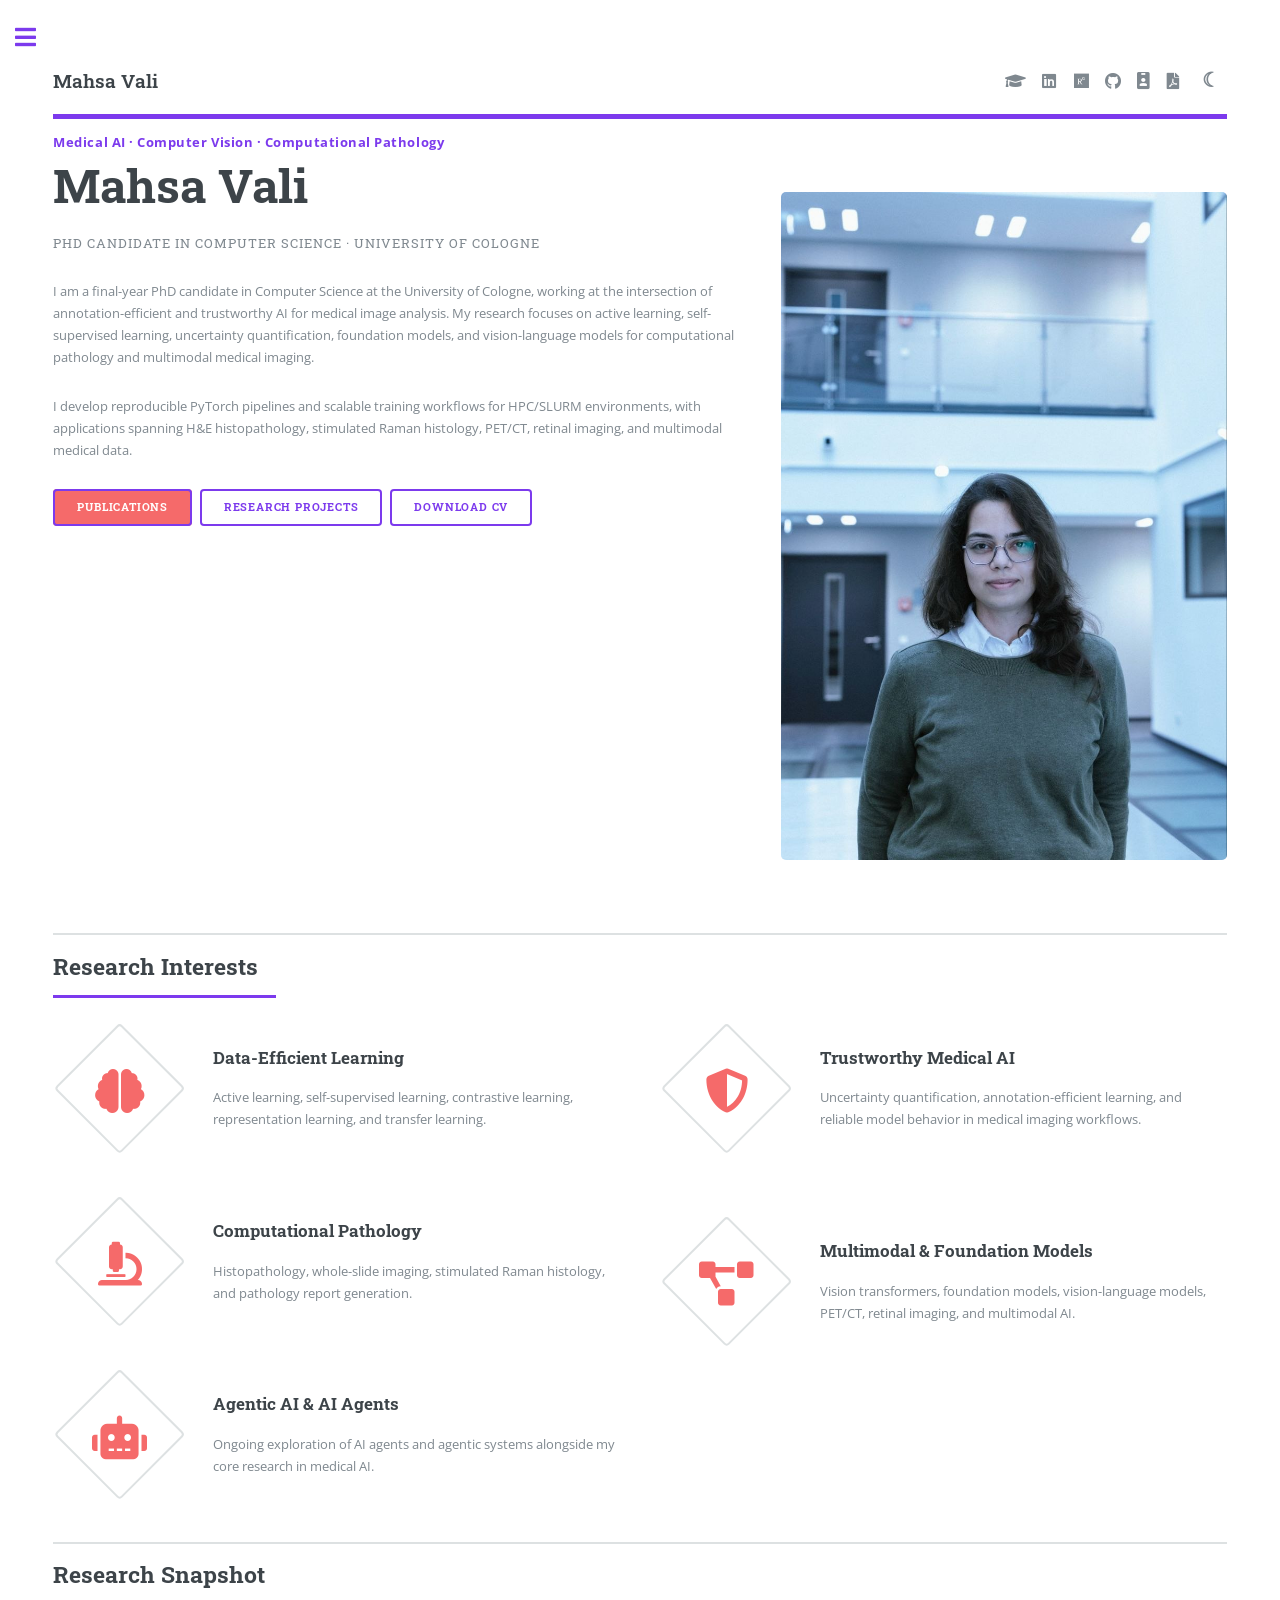
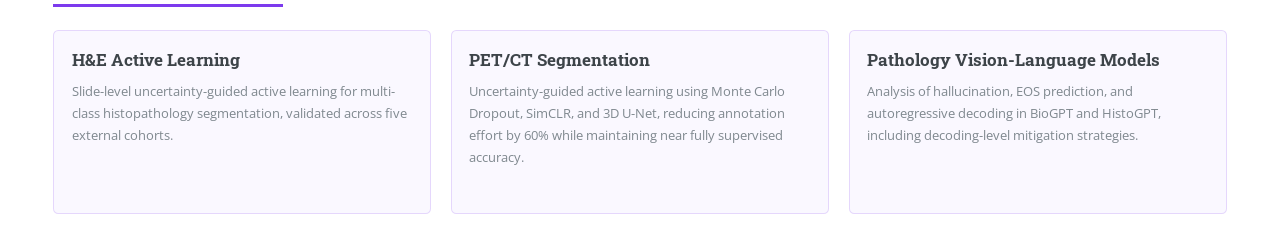
<file: index.html>
<!DOCTYPE HTML>
<!-- Editorial by HTML5 UP | html5up.net | CCA 3.0 license -->
<html><head>
<title>Mahsa Vali - Home</title>
<meta charset="utf-8" />
<meta name="viewport" content="width=device-width, initial-scale=1, user-scalable=no" />
<meta name="description" content="Mahsa Vali is a PhD candidate in Computer Science working on trustworthy and annotation-efficient AI for medical image analysis." />
<meta name="keywords" content="Mahsa Vali, medical AI, medical image analysis, computational pathology, active learning, self-supervised learning, uncertainty quantification" />
<meta name="author" content="Mahsa Vali" />
<meta property="og:title" content="Mahsa Vali - Home" />
<meta property="og:type" content="website" />
<meta property="og:url" content="https://mahsavali.github.io/" />
<meta property="og:description" content="Mahsa Vali is a PhD candidate in Computer Science working on trustworthy and annotation-efficient AI for medical image analysis." />
<meta property="og:image" content="https://mahsavali.github.io/images/mahsa-vali.jpg" />
<link rel="icon" type="image/png" sizes="32x32" href="images/favicons/Web/home-32.png" />
<link rel="stylesheet" href="assets/css/main.css" />
</head><body class="is-preload"><div id="wrapper"><div id="main"><div class="inner"><header id="header"><a href="index.html" class="logo"><h3><strong>Mahsa Vali</strong></h3></a>
<ul class="icons">
  <li><a href="https://scholar.google.com/citations?user=18wPZBQAAAAJ&amp;hl=en" target="_blank" rel="noopener" class="icon solid fa-graduation-cap" title="Google Scholar"><span class="label">Google Scholar</span></a></li>
  <li><a href="https://www.linkedin.com/in/mahsa-vali-8351ba172/" target="_blank" rel="noopener" class="icon brands fa-linkedin" title="LinkedIn"><span class="label">LinkedIn</span></a></li>
  <li><a href="https://www.researchgate.net/profile/Mahsa-Vali" target="_blank" rel="noopener" class="icon brands fa-researchgate" title="ResearchGate"><span class="label">ResearchGate</span></a></li>
  <li><a href="https://github.com/mahsavali" target="_blank" rel="noopener" class="icon brands fa-github" title="GitHub"><span class="label">GitHub</span></a></li>
  <li><a href="https://orcid.org/0000-0002-8443-7749" target="_blank" rel="noopener" class="icon solid fa-id-badge" title="ORCID"><span class="label">ORCID</span></a></li>
  <li><a href="files/Mahsa_Vali_CV.pdf" target="_blank" class="icon solid fa-file-pdf" title="CV"><span class="label">CV</span></a></li>
  <li><button id="theme-toggle" class="theme-toggle" aria-label="Switch theme" title="Light/Dark mode">☾</button></li>
</ul></header>
<section id="banner">
  <div class="content">
    <div class="profile-kicker">Medical AI · Computer Vision · Computational Pathology</div>
    <header><h1>Mahsa Vali</h1><p>PhD Candidate in Computer Science · University of Cologne</p></header>
    <p>I am a final-year PhD candidate in Computer Science at the University of Cologne, working at the intersection of annotation-efficient and trustworthy AI for medical image analysis. My research focuses on active learning, self-supervised learning, uncertainty quantification, foundation models, and vision-language models for computational pathology and multimodal medical imaging.</p>
    <p>I develop reproducible PyTorch pipelines and scalable training workflows for HPC/SLURM environments, with applications spanning H&amp;E histopathology, stimulated Raman histology, PET/CT, retinal imaging, and multimodal medical data.</p>
    <div class="quick-links"><a href="publications.html" class="button primary">Publications</a><a href="projects.html" class="button">Research Projects</a><a href="files/Mahsa_Vali_CV.pdf" class="button" target="_blank">Download CV</a></div>
  </div>
  <span class="image object"><img src="images/mahsa-vali.jpg" alt="Portrait of Mahsa Vali" /></span>
</section>
<section><header class="major"><h2>Research Interests</h2></header>
<div class="features">
  <article><span class="icon solid fa-brain"></span><div class="content"><h3>Data-Efficient Learning</h3><p>Active learning, self-supervised learning, contrastive learning, representation learning, and transfer learning.</p></div></article>
  <article><span class="icon solid fa-shield-alt"></span><div class="content"><h3>Trustworthy Medical AI</h3><p>Uncertainty quantification, annotation-efficient learning, and reliable model behavior in medical imaging workflows.</p></div></article>
  <article><span class="icon solid fa-microscope"></span><div class="content"><h3>Computational Pathology</h3><p>Histopathology, whole-slide imaging, stimulated Raman histology, and pathology report generation.</p></div></article>
  <article><span class="icon solid fa-project-diagram"></span><div class="content"><h3>Multimodal &amp; Foundation Models</h3><p>Vision transformers, foundation models, vision-language models, PET/CT, retinal imaging, and multimodal AI.</p></div></article>
  <article><span class="icon solid fa-robot"></span><div class="content"><h3>Agentic AI &amp; AI Agents</h3><p>Ongoing exploration of AI agents and agentic systems alongside my core research in medical AI.</p></div></article>
</div></section>
<section><header class="major"><h2>Research Snapshot</h2></header><div class="row">
<div class="col-4 col-12-medium"><div class="project-card"><h3>H&amp;E Active Learning</h3><p>Slide-level uncertainty-guided active learning for multi-class histopathology segmentation, validated across five external cohorts.</p></div></div>
<div class="col-4 col-12-medium"><div class="project-card"><h3>PET/CT Segmentation</h3><p>Uncertainty-guided active learning using Monte Carlo Dropout, SimCLR, and 3D U-Net, reducing annotation effort by 60% while maintaining near fully supervised accuracy.</p></div></div>
<div class="col-4 col-12-medium"><div class="project-card"><h3>Pathology Vision-Language Models</h3><p>Analysis of hallucination, EOS prediction, and autoregressive decoding in BioGPT and HistoGPT, including decoding-level mitigation strategies.</p></div></div>
</div></section></div></div>
<div id="sidebar"><div class="inner">

<nav id="menu">
  <header class="major"><h2>Menu</h2></header>
  <ul>
    <li><a href="index.html">Home</a></li>
    <li><a href="biography.html">Biography &amp; Experience</a></li>
    <li><a href="publications.html">Publications</a></li>
    <li><a href="projects.html">Research Projects</a></li>
    <li><a href="teaching.html">Teaching</a></li>
    <li><a href="presentations.html">Talks &amp; Scientific Activities</a></li>
  </ul>
</nav>
<section>
  <header class="major"><h2>Get in touch</h2></header>
  <ul class="contact">
    <li class="icon solid fa-envelope"><a href="mailto:mahsavali14@gmail.com">mahsavali14@gmail.com</a></li>
    <li class="icon solid fa-map-marker-alt">Cologne, Germany</li>
  </ul>
</section>
<footer id="footer"><p class="copyright">&copy; Mahsa Vali. Design based on <a href="https://html5up.net/editorial" target="_blank" rel="noopener">Editorial by HTML5 UP</a>.</p></footer>
</div></div></div>
<script src="assets/js/jquery.min.js"></script>
<script src="assets/js/browser.min.js"></script>
<script src="assets/js/breakpoints.min.js"></script>
<script src="assets/js/util.js"></script>
<script src="assets/js/main.js"></script></body></html>
</file>
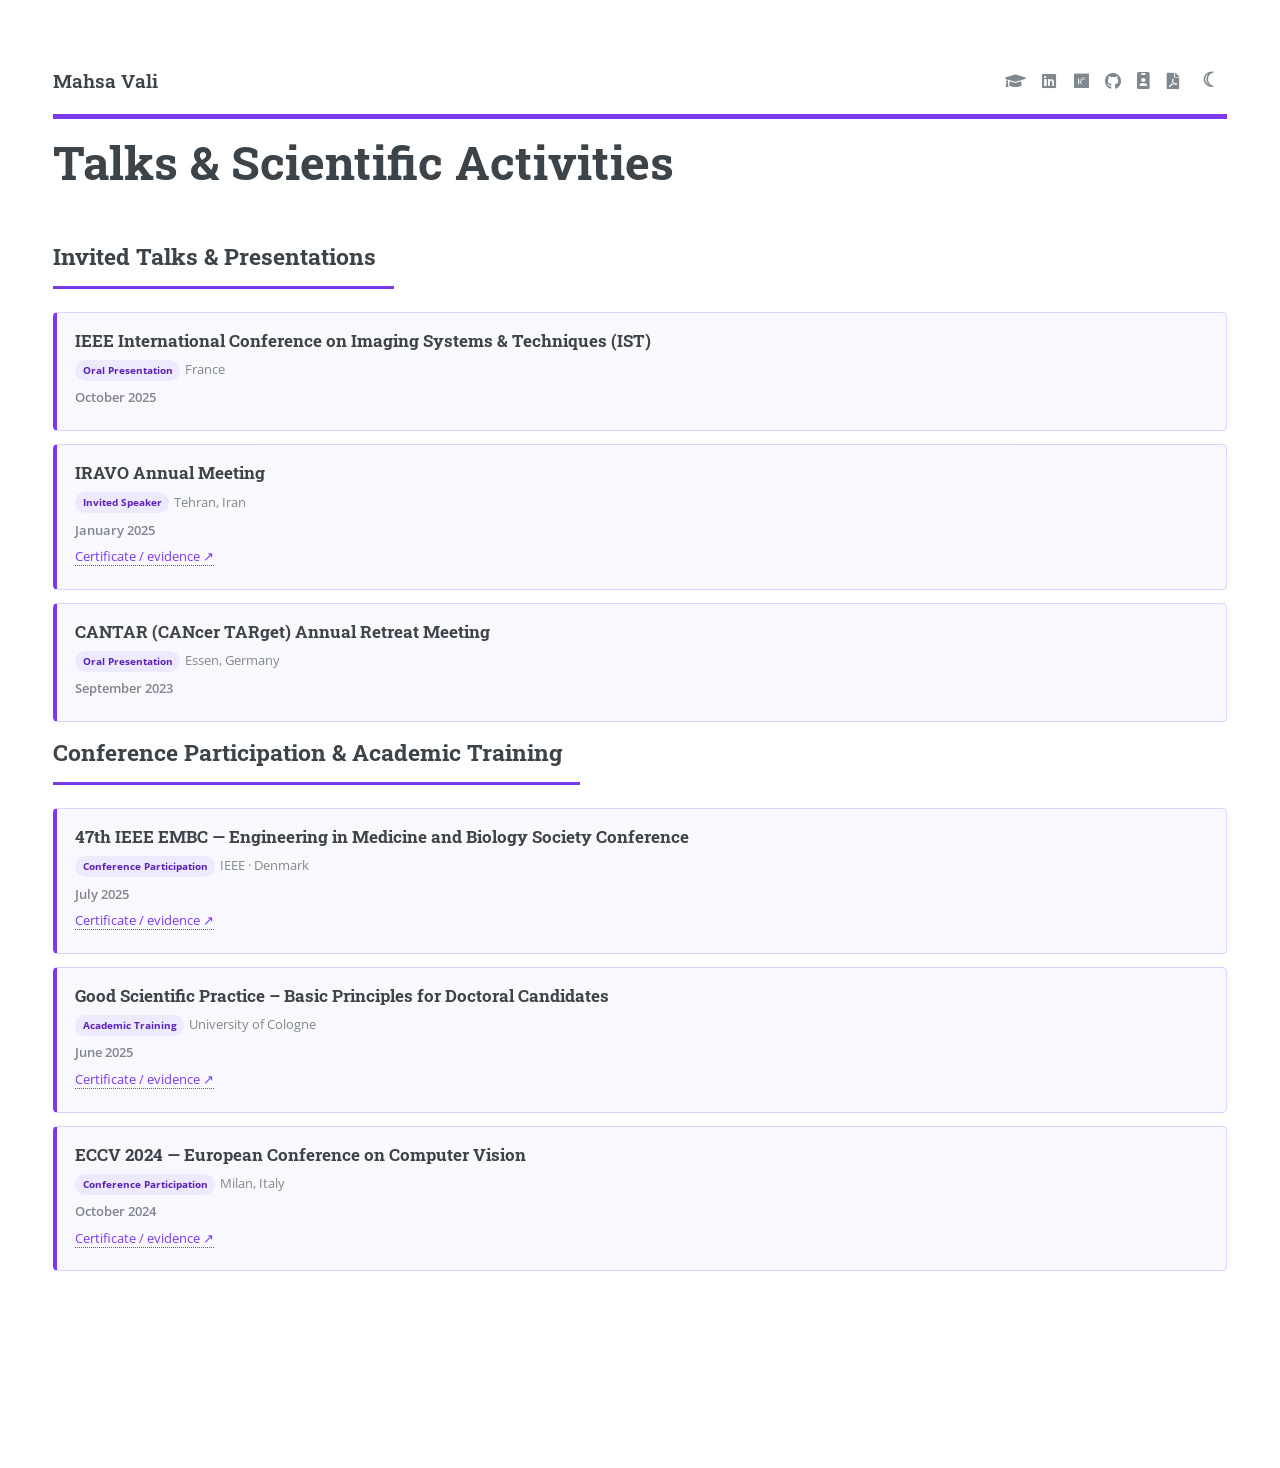
<file: awards.html>
<!doctype html><html><head><meta charset="utf-8"><meta http-equiv="refresh" content="0; url=presentations.html"><link rel="canonical" href="presentations.html"><title>Mahsa Vali</title></head><body><p>Redirecting to <a href="presentations.html">Talks &amp; Scientific Activities</a>…</p></body></html>
</file>
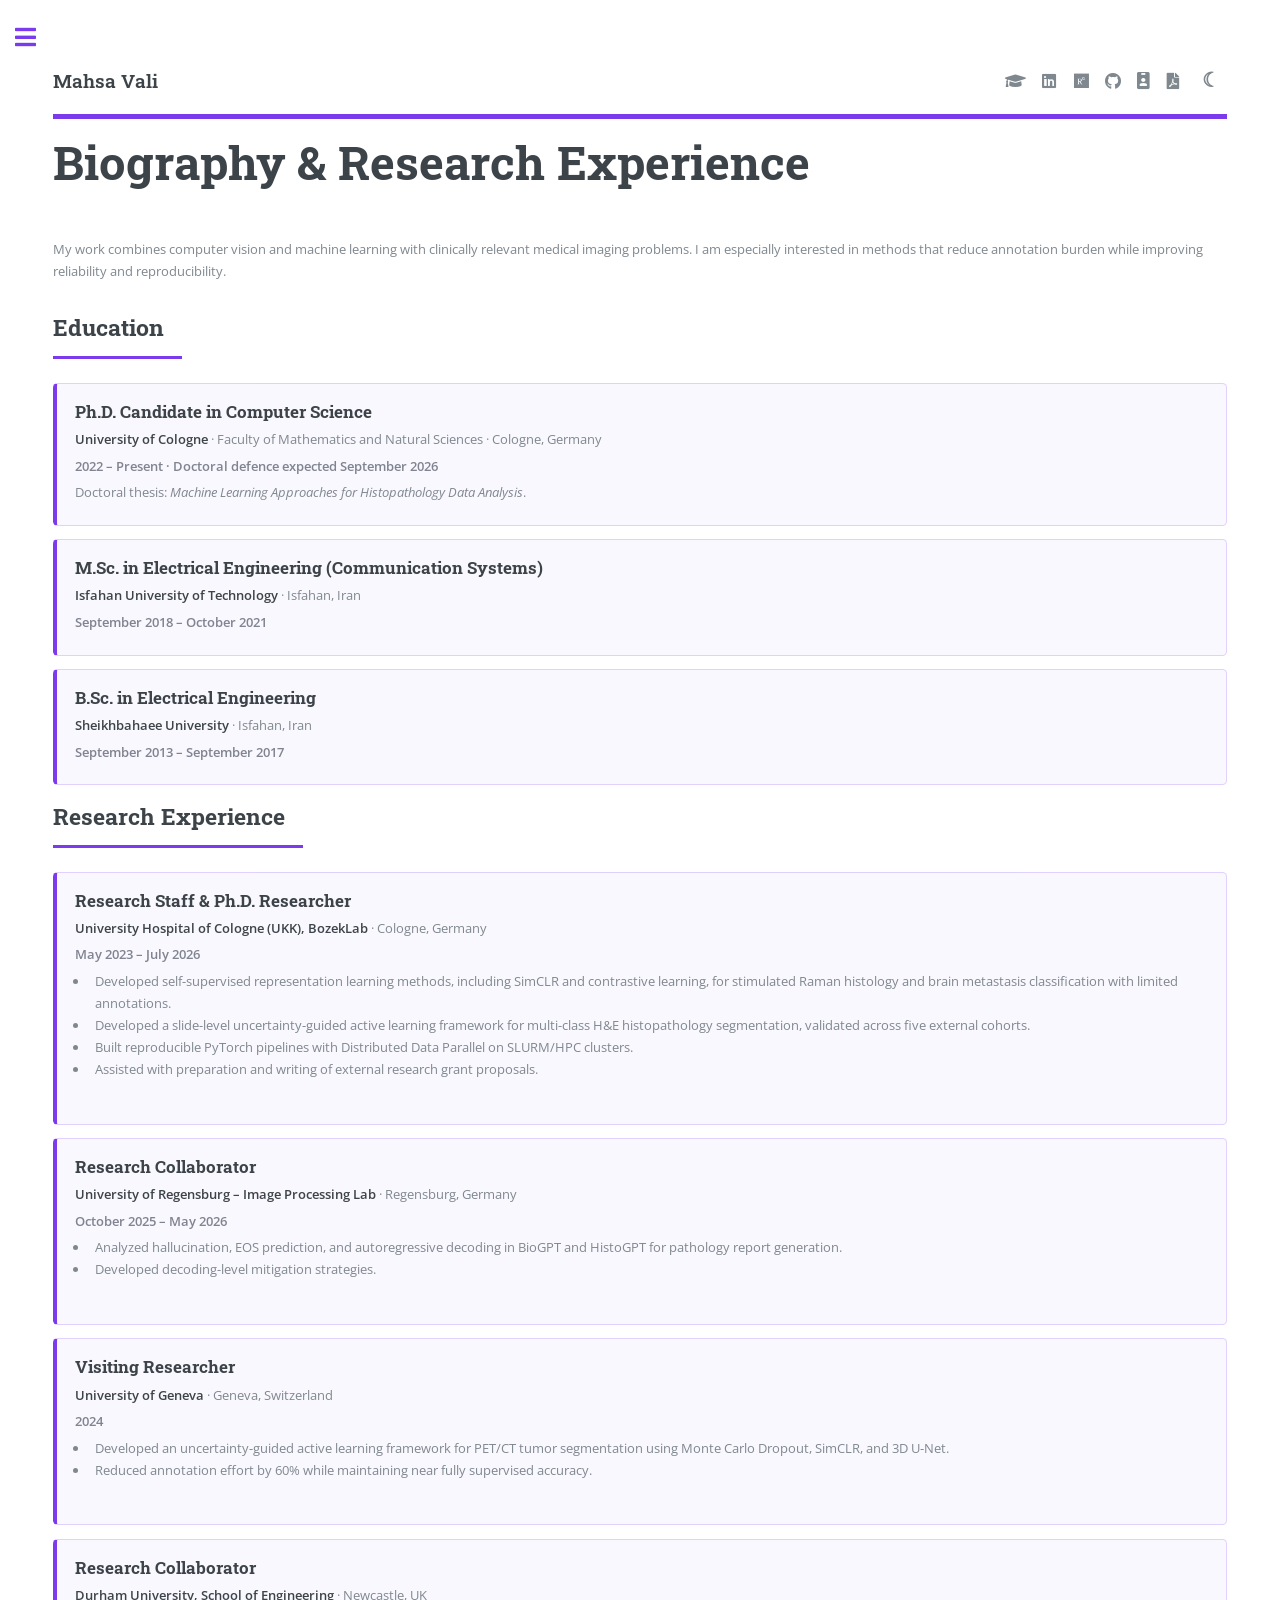
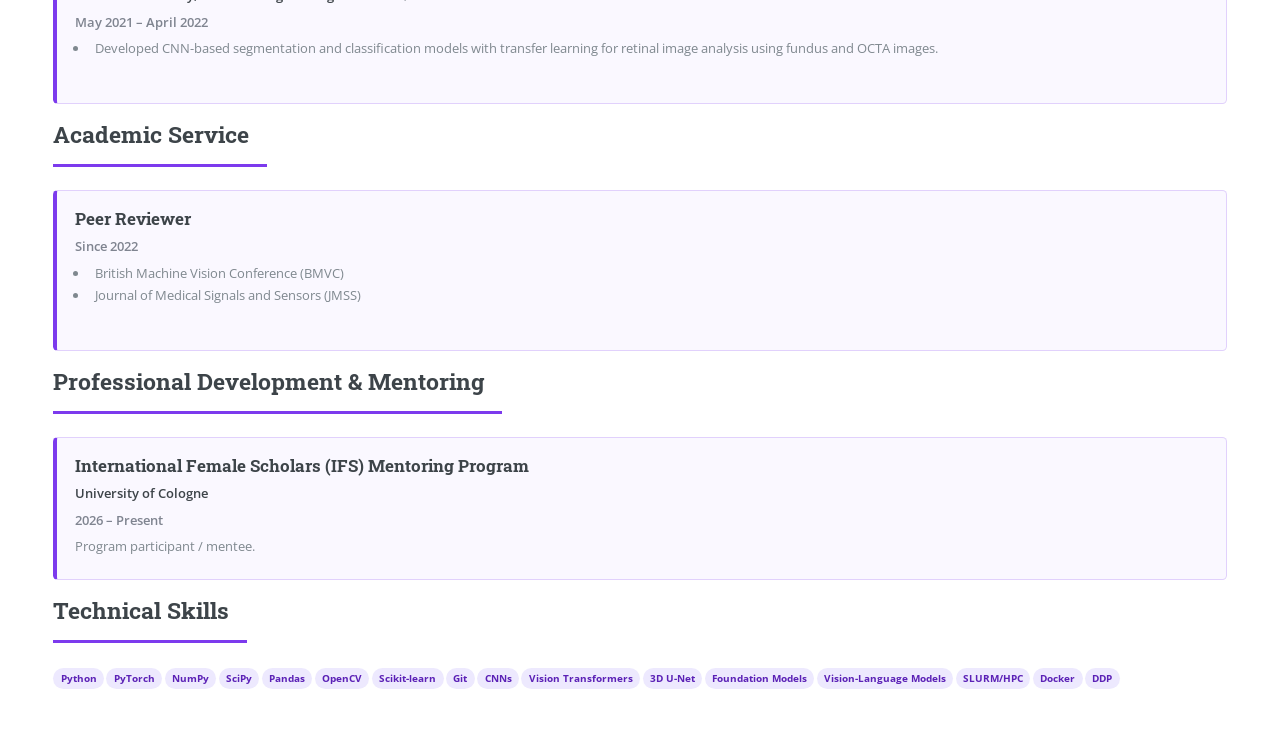
<file: biography.html>
<!DOCTYPE HTML>
<!-- Editorial by HTML5 UP | html5up.net | CCA 3.0 license -->
<html><head>
<title>Mahsa Vali - Biography & Experience</title>
<meta charset="utf-8" />
<meta name="viewport" content="width=device-width, initial-scale=1, user-scalable=no" />
<meta name="description" content="Education, research experience, and technical profile of Mahsa Vali." />
<meta name="keywords" content="Mahsa Vali, medical AI, medical image analysis, computational pathology, active learning, self-supervised learning, uncertainty quantification" />
<meta name="author" content="Mahsa Vali" />
<meta property="og:title" content="Mahsa Vali - Biography & Experience" />
<meta property="og:type" content="website" />
<meta property="og:url" content="https://mahsavali.github.io/" />
<meta property="og:description" content="Education, research experience, and technical profile of Mahsa Vali." />
<meta property="og:image" content="https://mahsavali.github.io/images/mahsa-vali.jpg" />
<link rel="icon" type="image/png" sizes="32x32" href="images/favicons/Web/home-32.png" />
<link rel="stylesheet" href="assets/css/main.css" />
</head><body class="is-preload"><div id="wrapper"><div id="main"><div class="inner"><header id="header"><a href="index.html" class="logo"><h3><strong>Mahsa Vali</strong></h3></a>
<ul class="icons">
  <li><a href="https://scholar.google.com/citations?user=18wPZBQAAAAJ&amp;hl=en" target="_blank" rel="noopener" class="icon solid fa-graduation-cap" title="Google Scholar"><span class="label">Google Scholar</span></a></li>
  <li><a href="https://www.linkedin.com/in/mahsa-vali-8351ba172/" target="_blank" rel="noopener" class="icon brands fa-linkedin" title="LinkedIn"><span class="label">LinkedIn</span></a></li>
  <li><a href="https://www.researchgate.net/profile/Mahsa-Vali" target="_blank" rel="noopener" class="icon brands fa-researchgate" title="ResearchGate"><span class="label">ResearchGate</span></a></li>
  <li><a href="https://github.com/mahsavali" target="_blank" rel="noopener" class="icon brands fa-github" title="GitHub"><span class="label">GitHub</span></a></li>
  <li><a href="https://orcid.org/0000-0002-8443-7749" target="_blank" rel="noopener" class="icon solid fa-id-badge" title="ORCID"><span class="label">ORCID</span></a></li>
  <li><a href="files/Mahsa_Vali_CV.pdf" target="_blank" class="icon solid fa-file-pdf" title="CV"><span class="label">CV</span></a></li>
  <li><button id="theme-toggle" class="theme-toggle" aria-label="Switch theme" title="Light/Dark mode">☾</button></li>
</ul></header>
<section><header class="main"><h1>Biography &amp; Research Experience</h1></header>
<p>My work combines computer vision and machine learning with clinically relevant medical imaging problems. I am especially interested in methods that reduce annotation burden while improving reliability and reproducibility.</p>
<header class="major"><h2>Education</h2></header>
<div class="activity"><h3>Ph.D. Candidate in Computer Science</h3><p><strong>University of Cologne</strong> · Faculty of Mathematics and Natural Sciences · Cologne, Germany</p><p class="timeline-date">2022 – Present · Doctoral defence expected September 2026</p><p>Doctoral thesis: <em>Machine Learning Approaches for Histopathology Data Analysis</em>.</p></div>
<div class="activity"><h3>M.Sc. in Electrical Engineering (Communication Systems)</h3><p><strong>Isfahan University of Technology</strong> · Isfahan, Iran</p><p class="timeline-date">September 2018 – October 2021</p></div>
<div class="activity"><h3>B.Sc. in Electrical Engineering</h3><p><strong>Sheikhbahaee University</strong> · Isfahan, Iran</p><p class="timeline-date">September 2013 – September 2017</p></div>
<header class="major"><h2>Research Experience</h2></header>
<div class="activity"><h3>Research Staff &amp; Ph.D. Researcher</h3><p><strong>University Hospital of Cologne (UKK), BozekLab</strong> · Cologne, Germany</p><p class="timeline-date">May 2023 – July 2026</p><ul><li>Developed self-supervised representation learning methods, including SimCLR and contrastive learning, for stimulated Raman histology and brain metastasis classification with limited annotations.</li><li>Developed a slide-level uncertainty-guided active learning framework for multi-class H&amp;E histopathology segmentation, validated across five external cohorts.</li><li>Built reproducible PyTorch pipelines with Distributed Data Parallel on SLURM/HPC clusters.</li><li>Assisted with preparation and writing of external research grant proposals.</li></ul></div>
<div class="activity"><h3>Research Collaborator</h3><p><strong>University of Regensburg – Image Processing Lab</strong> · Regensburg, Germany</p><p class="timeline-date">October 2025 – May 2026</p><ul><li>Analyzed hallucination, EOS prediction, and autoregressive decoding in BioGPT and HistoGPT for pathology report generation.</li><li>Developed decoding-level mitigation strategies.</li></ul></div>
<div class="activity"><h3>Visiting Researcher</h3><p><strong>University of Geneva</strong> · Geneva, Switzerland</p><p class="timeline-date">2024</p><ul><li>Developed an uncertainty-guided active learning framework for PET/CT tumor segmentation using Monte Carlo Dropout, SimCLR, and 3D U-Net.</li><li>Reduced annotation effort by 60% while maintaining near fully supervised accuracy.</li></ul></div>
<div class="activity"><h3>Research Collaborator</h3><p><strong>Durham University, School of Engineering</strong> · Newcastle, UK</p><p class="timeline-date">May 2021 – April 2022</p><ul><li>Developed CNN-based segmentation and classification models with transfer learning for retinal image analysis using fundus and OCTA images.</li></ul></div>
<header class="major"><h2>Academic Service</h2></header>
<div class="activity"><h3>Peer Reviewer</h3><p class="timeline-date">Since 2022</p><ul><li>British Machine Vision Conference (BMVC)</li><li>Journal of Medical Signals and Sensors (JMSS)</li></ul></div>
<header class="major"><h2>Professional Development &amp; Mentoring</h2></header>
<div class="activity"><h3>International Female Scholars (IFS) Mentoring Program</h3><p><strong>University of Cologne</strong></p><p class="timeline-date">2026 – Present</p><p>Program participant / mentee.</p></div>
<header class="major"><h2>Technical Skills</h2></header>
<p><span class="badge">Python</span><span class="badge">PyTorch</span><span class="badge">NumPy</span><span class="badge">SciPy</span><span class="badge">Pandas</span><span class="badge">OpenCV</span><span class="badge">Scikit-learn</span><span class="badge">Git</span><span class="badge">CNNs</span><span class="badge">Vision Transformers</span><span class="badge">3D U-Net</span><span class="badge">Foundation Models</span><span class="badge">Vision-Language Models</span><span class="badge">SLURM/HPC</span><span class="badge">Docker</span><span class="badge">DDP</span></p>
</section></div></div>
<div id="sidebar"><div class="inner">

<nav id="menu">
  <header class="major"><h2>Menu</h2></header>
  <ul>
    <li><a href="index.html">Home</a></li>
    <li><a href="biography.html">Biography &amp; Experience</a></li>
    <li><a href="publications.html">Publications</a></li>
    <li><a href="projects.html">Research Projects</a></li>
    <li><a href="teaching.html">Teaching</a></li>
    <li><a href="presentations.html">Talks &amp; Scientific Activities</a></li>
  </ul>
</nav>
<section>
  <header class="major"><h2>Get in touch</h2></header>
  <ul class="contact">
    <li class="icon solid fa-envelope"><a href="mailto:mahsavali14@gmail.com">mahsavali14@gmail.com</a></li>
    <li class="icon solid fa-map-marker-alt">Cologne, Germany</li>
  </ul>
</section>
<footer id="footer"><p class="copyright">&copy; Mahsa Vali. Design based on <a href="https://html5up.net/editorial" target="_blank" rel="noopener">Editorial by HTML5 UP</a>.</p></footer>
</div></div></div>
<script src="assets/js/jquery.min.js"></script>
<script src="assets/js/browser.min.js"></script>
<script src="assets/js/breakpoints.min.js"></script>
<script src="assets/js/util.js"></script>
<script src="assets/js/main.js"></script></body></html>
</file>
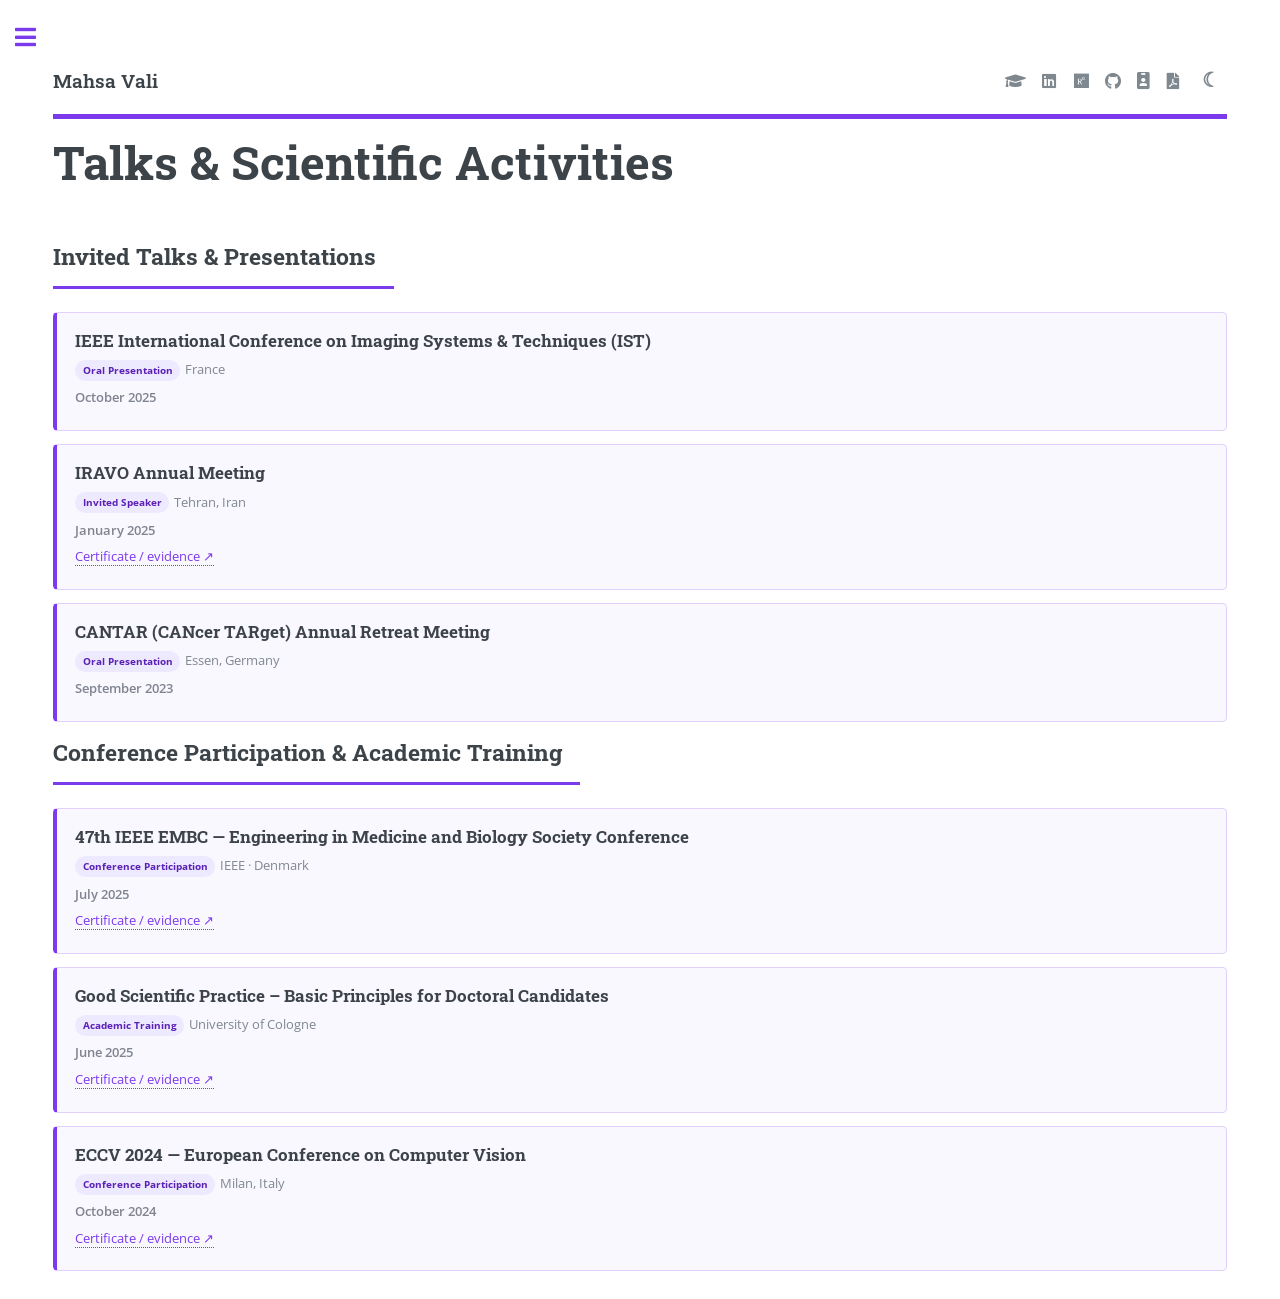
<file: presentations.html>
<!DOCTYPE HTML>
<!-- Editorial by HTML5 UP | html5up.net | CCA 3.0 license -->
<html><head>
<title>Mahsa Vali - Talks & Scientific Activities</title>
<meta charset="utf-8" />
<meta name="viewport" content="width=device-width, initial-scale=1, user-scalable=no" />
<meta name="description" content="Invited talks, oral presentations, conference participation, and academic training by Mahsa Vali." />
<meta name="keywords" content="Mahsa Vali, medical AI, medical image analysis, computational pathology, active learning, self-supervised learning, uncertainty quantification" />
<meta name="author" content="Mahsa Vali" />
<meta property="og:title" content="Mahsa Vali - Talks & Scientific Activities" />
<meta property="og:type" content="website" />
<meta property="og:url" content="https://mahsavali.github.io/" />
<meta property="og:description" content="Invited talks, oral presentations, conference participation, and academic training by Mahsa Vali." />
<meta property="og:image" content="https://mahsavali.github.io/images/mahsa-vali.jpg" />
<link rel="icon" type="image/png" sizes="32x32" href="images/favicons/Web/home-32.png" />
<link rel="stylesheet" href="assets/css/main.css" />
</head><body class="is-preload"><div id="wrapper"><div id="main"><div class="inner"><header id="header"><a href="index.html" class="logo"><h3><strong>Mahsa Vali</strong></h3></a>
<ul class="icons">
  <li><a href="https://scholar.google.com/citations?user=18wPZBQAAAAJ&amp;hl=en" target="_blank" rel="noopener" class="icon solid fa-graduation-cap" title="Google Scholar"><span class="label">Google Scholar</span></a></li>
  <li><a href="https://www.linkedin.com/in/mahsa-vali-8351ba172/" target="_blank" rel="noopener" class="icon brands fa-linkedin" title="LinkedIn"><span class="label">LinkedIn</span></a></li>
  <li><a href="https://www.researchgate.net/profile/Mahsa-Vali" target="_blank" rel="noopener" class="icon brands fa-researchgate" title="ResearchGate"><span class="label">ResearchGate</span></a></li>
  <li><a href="https://github.com/mahsavali" target="_blank" rel="noopener" class="icon brands fa-github" title="GitHub"><span class="label">GitHub</span></a></li>
  <li><a href="https://orcid.org/0000-0002-8443-7749" target="_blank" rel="noopener" class="icon solid fa-id-badge" title="ORCID"><span class="label">ORCID</span></a></li>
  <li><a href="files/Mahsa_Vali_CV.pdf" target="_blank" class="icon solid fa-file-pdf" title="CV"><span class="label">CV</span></a></li>
  <li><button id="theme-toggle" class="theme-toggle" aria-label="Switch theme" title="Light/Dark mode">☾</button></li>
</ul></header>
<section><header class="main"><h1>Talks &amp; Scientific Activities</h1></header>
<header class="major"><h2>Invited Talks &amp; Presentations</h2></header>
<div class="activity"><h3>IEEE International Conference on Imaging Systems &amp; Techniques (IST)</h3><p><span class="badge">Oral Presentation</span> France</p><p class="timeline-date">October 2025</p></div>
<div class="activity"><h3>IRAVO Annual Meeting</h3><p><span class="badge">Invited Speaker</span> Tehran, Iran</p><p class="timeline-date">January 2025</p><p><a href="https://drive.google.com/file/d/1zg33jUJemAWwBXSehBmaTY_orixWENo3/view?usp=sharing" target="_blank" rel="noopener">Certificate / evidence ↗</a></p></div>
<div class="activity"><h3>CANTAR (CANcer TARget) Annual Retreat Meeting</h3><p><span class="badge">Oral Presentation</span> Essen, Germany</p><p class="timeline-date">September 2023</p></div>
<header class="major"><h2>Conference Participation &amp; Academic Training</h2></header>
<div class="activity"><h3>47th IEEE EMBC — Engineering in Medicine and Biology Society Conference</h3><p><span class="badge">Conference Participation</span> IEEE · Denmark</p><p class="timeline-date">July 2025</p><p><a href="https://drive.google.com/file/d/1kKEmP-J8tkL6s7F3KGA0UCzhaqFZWe-R/view?usp=sharing" target="_blank" rel="noopener">Certificate / evidence ↗</a></p></div>
<div class="activity"><h3>Good Scientific Practice – Basic Principles for Doctoral Candidates</h3><p><span class="badge">Academic Training</span> University of Cologne</p><p class="timeline-date">June 2025</p><p><a href="https://drive.google.com/file/d/1EB3peEKhdic0ZQtHPMSIHDPaNvLqk7S_/view?usp=sharing" target="_blank" rel="noopener">Certificate / evidence ↗</a></p></div>
<div class="activity"><h3>ECCV 2024 — European Conference on Computer Vision</h3><p><span class="badge">Conference Participation</span> Milan, Italy</p><p class="timeline-date">October 2024</p><p><a href="https://drive.google.com/file/d/1FEffcJIvfX3BbAiUkYo8QI4yUApiK1x8/view?usp=sharing" target="_blank" rel="noopener">Certificate / evidence ↗</a></p></div>
</section></div></div>
<div id="sidebar"><div class="inner">

<nav id="menu">
  <header class="major"><h2>Menu</h2></header>
  <ul>
    <li><a href="index.html">Home</a></li>
    <li><a href="biography.html">Biography &amp; Experience</a></li>
    <li><a href="publications.html">Publications</a></li>
    <li><a href="projects.html">Research Projects</a></li>
    <li><a href="teaching.html">Teaching</a></li>
    <li><a href="presentations.html">Talks &amp; Scientific Activities</a></li>
  </ul>
</nav>
<section>
  <header class="major"><h2>Get in touch</h2></header>
  <ul class="contact">
    <li class="icon solid fa-envelope"><a href="mailto:mahsavali14@gmail.com">mahsavali14@gmail.com</a></li>
    <li class="icon solid fa-map-marker-alt">Cologne, Germany</li>
  </ul>
</section>
<footer id="footer"><p class="copyright">&copy; Mahsa Vali. Design based on <a href="https://html5up.net/editorial" target="_blank" rel="noopener">Editorial by HTML5 UP</a>.</p></footer>
</div></div></div>
<script src="assets/js/jquery.min.js"></script>
<script src="assets/js/browser.min.js"></script>
<script src="assets/js/breakpoints.min.js"></script>
<script src="assets/js/util.js"></script>
<script src="assets/js/main.js"></script></body></html>
</file>
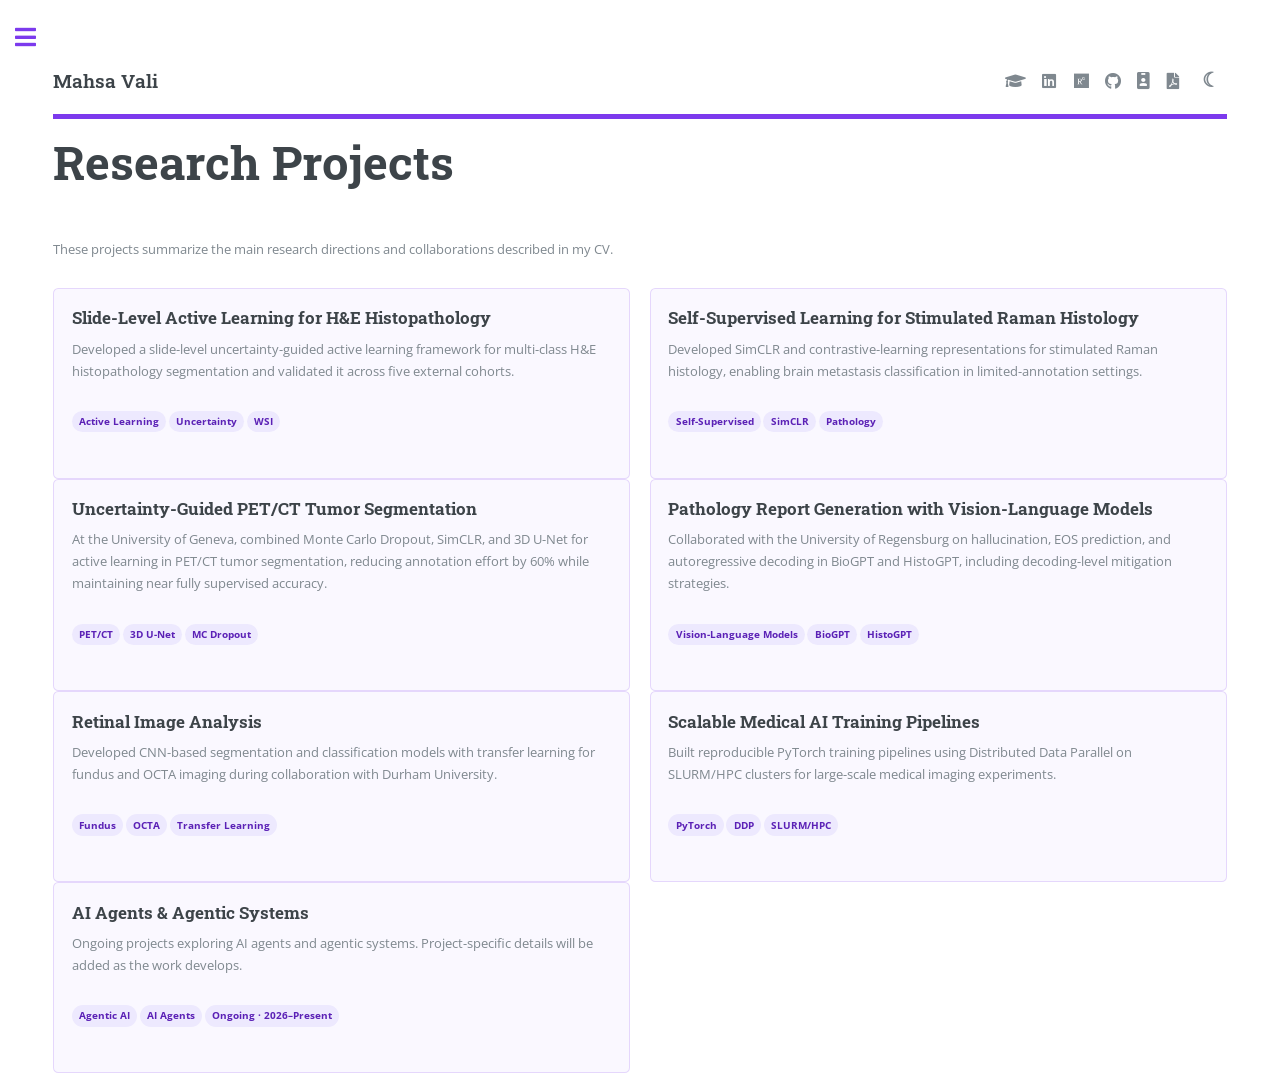
<file: projects.html>
<!DOCTYPE HTML>
<!-- Editorial by HTML5 UP | html5up.net | CCA 3.0 license -->
<html><head>
<title>Mahsa Vali - Research Projects</title>
<meta charset="utf-8" />
<meta name="viewport" content="width=device-width, initial-scale=1, user-scalable=no" />
<meta name="description" content="Research projects in active learning, self-supervised learning, computational pathology, PET/CT, retinal imaging, and vision-language models." />
<meta name="keywords" content="Mahsa Vali, medical AI, medical image analysis, computational pathology, active learning, self-supervised learning, uncertainty quantification" />
<meta name="author" content="Mahsa Vali" />
<meta property="og:title" content="Mahsa Vali - Research Projects" />
<meta property="og:type" content="website" />
<meta property="og:url" content="https://mahsavali.github.io/" />
<meta property="og:description" content="Research projects in active learning, self-supervised learning, computational pathology, PET/CT, retinal imaging, and vision-language models." />
<meta property="og:image" content="https://mahsavali.github.io/images/mahsa-vali.jpg" />
<link rel="icon" type="image/png" sizes="32x32" href="images/favicons/Web/home-32.png" />
<link rel="stylesheet" href="assets/css/main.css" />
</head><body class="is-preload"><div id="wrapper"><div id="main"><div class="inner"><header id="header"><a href="index.html" class="logo"><h3><strong>Mahsa Vali</strong></h3></a>
<ul class="icons">
  <li><a href="https://scholar.google.com/citations?user=18wPZBQAAAAJ&amp;hl=en" target="_blank" rel="noopener" class="icon solid fa-graduation-cap" title="Google Scholar"><span class="label">Google Scholar</span></a></li>
  <li><a href="https://www.linkedin.com/in/mahsa-vali-8351ba172/" target="_blank" rel="noopener" class="icon brands fa-linkedin" title="LinkedIn"><span class="label">LinkedIn</span></a></li>
  <li><a href="https://www.researchgate.net/profile/Mahsa-Vali" target="_blank" rel="noopener" class="icon brands fa-researchgate" title="ResearchGate"><span class="label">ResearchGate</span></a></li>
  <li><a href="https://github.com/mahsavali" target="_blank" rel="noopener" class="icon brands fa-github" title="GitHub"><span class="label">GitHub</span></a></li>
  <li><a href="https://orcid.org/0000-0002-8443-7749" target="_blank" rel="noopener" class="icon solid fa-id-badge" title="ORCID"><span class="label">ORCID</span></a></li>
  <li><a href="files/Mahsa_Vali_CV.pdf" target="_blank" class="icon solid fa-file-pdf" title="CV"><span class="label">CV</span></a></li>
  <li><button id="theme-toggle" class="theme-toggle" aria-label="Switch theme" title="Light/Dark mode">☾</button></li>
</ul></header>
<section><header class="main"><h1>Research Projects</h1></header>
<p>These projects summarize the main research directions and collaborations described in my CV.</p>
<div class="row">
<div class="col-6 col-12-small"><div class="project-card"><h3>Slide-Level Active Learning for H&amp;E Histopathology</h3><p>Developed a slide-level uncertainty-guided active learning framework for multi-class H&amp;E histopathology segmentation and validated it across five external cohorts.</p><p><span class="badge">Active Learning</span><span class="badge">Uncertainty</span><span class="badge">WSI</span></p></div></div>
<div class="col-6 col-12-small"><div class="project-card"><h3>Self-Supervised Learning for Stimulated Raman Histology</h3><p>Developed SimCLR and contrastive-learning representations for stimulated Raman histology, enabling brain metastasis classification in limited-annotation settings.</p><p><span class="badge">Self-Supervised</span><span class="badge">SimCLR</span><span class="badge">Pathology</span></p></div></div>
<div class="col-6 col-12-small"><div class="project-card"><h3>Uncertainty-Guided PET/CT Tumor Segmentation</h3><p>At the University of Geneva, combined Monte Carlo Dropout, SimCLR, and 3D U-Net for active learning in PET/CT tumor segmentation, reducing annotation effort by 60% while maintaining near fully supervised accuracy.</p><p><span class="badge">PET/CT</span><span class="badge">3D U-Net</span><span class="badge">MC Dropout</span></p></div></div>
<div class="col-6 col-12-small"><div class="project-card"><h3>Pathology Report Generation with Vision-Language Models</h3><p>Collaborated with the University of Regensburg on hallucination, EOS prediction, and autoregressive decoding in BioGPT and HistoGPT, including decoding-level mitigation strategies.</p><p><span class="badge">Vision-Language Models</span><span class="badge">BioGPT</span><span class="badge">HistoGPT</span></p></div></div>
<div class="col-6 col-12-small"><div class="project-card"><h3>Retinal Image Analysis</h3><p>Developed CNN-based segmentation and classification models with transfer learning for fundus and OCTA imaging during collaboration with Durham University.</p><p><span class="badge">Fundus</span><span class="badge">OCTA</span><span class="badge">Transfer Learning</span></p></div></div>
<div class="col-6 col-12-small"><div class="project-card"><h3>Scalable Medical AI Training Pipelines</h3><p>Built reproducible PyTorch training pipelines using Distributed Data Parallel on SLURM/HPC clusters for large-scale medical imaging experiments.</p><p><span class="badge">PyTorch</span><span class="badge">DDP</span><span class="badge">SLURM/HPC</span></p></div></div>
<div class="col-6 col-12-small"><div class="project-card"><h3>AI Agents &amp; Agentic Systems</h3><p>Ongoing projects exploring AI agents and agentic systems. Project-specific details will be added as the work develops.</p><p><span class="badge">Agentic AI</span><span class="badge">AI Agents</span><span class="badge">Ongoing · 2026–Present</span></p></div></div>
</div></section></div></div>
<div id="sidebar"><div class="inner">

<nav id="menu">
  <header class="major"><h2>Menu</h2></header>
  <ul>
    <li><a href="index.html">Home</a></li>
    <li><a href="biography.html">Biography &amp; Experience</a></li>
    <li><a href="publications.html">Publications</a></li>
    <li><a href="projects.html">Research Projects</a></li>
    <li><a href="teaching.html">Teaching</a></li>
    <li><a href="presentations.html">Talks &amp; Scientific Activities</a></li>
  </ul>
</nav>
<section>
  <header class="major"><h2>Get in touch</h2></header>
  <ul class="contact">
    <li class="icon solid fa-envelope"><a href="mailto:mahsavali14@gmail.com">mahsavali14@gmail.com</a></li>
    <li class="icon solid fa-map-marker-alt">Cologne, Germany</li>
  </ul>
</section>
<footer id="footer"><p class="copyright">&copy; Mahsa Vali. Design based on <a href="https://html5up.net/editorial" target="_blank" rel="noopener">Editorial by HTML5 UP</a>.</p></footer>
</div></div></div>
<script src="assets/js/jquery.min.js"></script>
<script src="assets/js/browser.min.js"></script>
<script src="assets/js/breakpoints.min.js"></script>
<script src="assets/js/util.js"></script>
<script src="assets/js/main.js"></script></body></html>
</file>
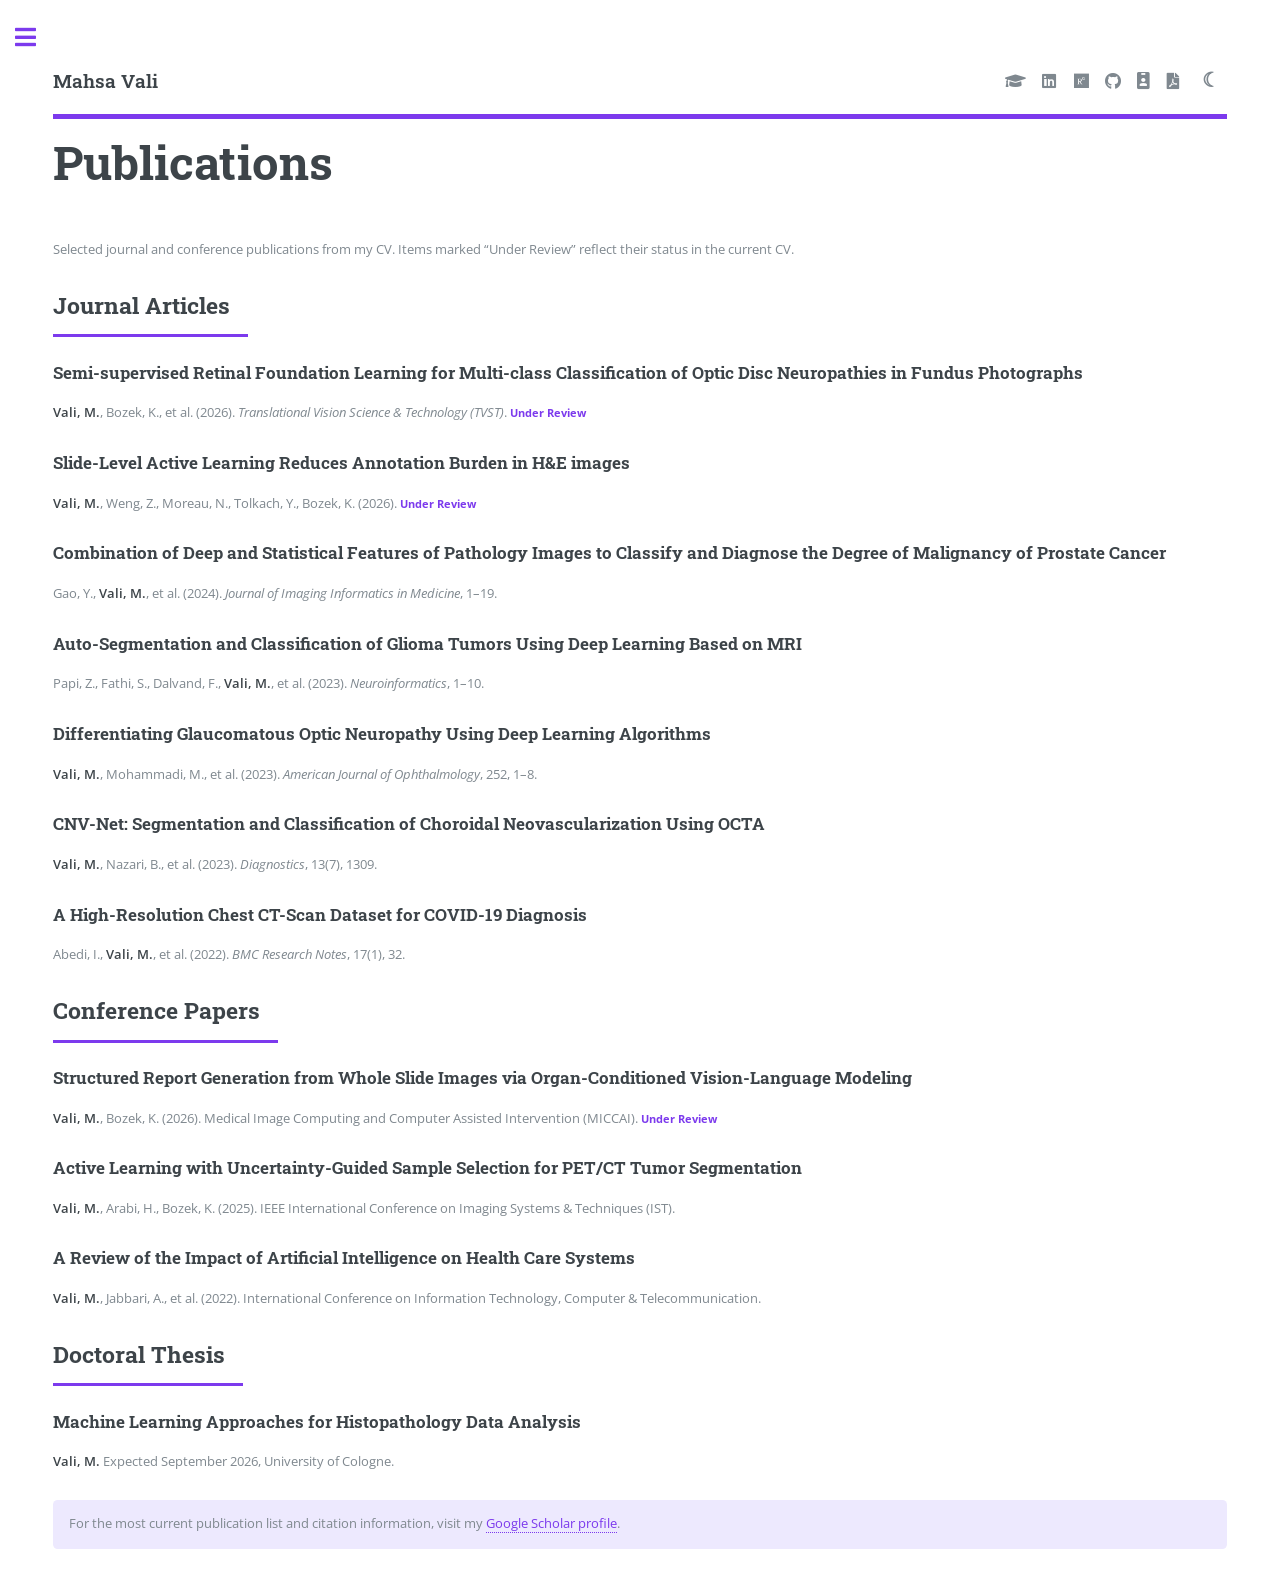
<file: publications.html>
<!DOCTYPE HTML>
<!-- Editorial by HTML5 UP | html5up.net | CCA 3.0 license -->
<html><head>
<title>Mahsa Vali - Publications</title>
<meta charset="utf-8" />
<meta name="viewport" content="width=device-width, initial-scale=1, user-scalable=no" />
<meta name="description" content="Journal articles, conference papers, and doctoral thesis by Mahsa Vali." />
<meta name="keywords" content="Mahsa Vali, medical AI, medical image analysis, computational pathology, active learning, self-supervised learning, uncertainty quantification" />
<meta name="author" content="Mahsa Vali" />
<meta property="og:title" content="Mahsa Vali - Publications" />
<meta property="og:type" content="website" />
<meta property="og:url" content="https://mahsavali.github.io/" />
<meta property="og:description" content="Journal articles, conference papers, and doctoral thesis by Mahsa Vali." />
<meta property="og:image" content="https://mahsavali.github.io/images/mahsa-vali.jpg" />
<link rel="icon" type="image/png" sizes="32x32" href="images/favicons/Web/home-32.png" />
<link rel="stylesheet" href="assets/css/main.css" />
</head><body class="is-preload"><div id="wrapper"><div id="main"><div class="inner"><header id="header"><a href="index.html" class="logo"><h3><strong>Mahsa Vali</strong></h3></a>
<ul class="icons">
  <li><a href="https://scholar.google.com/citations?user=18wPZBQAAAAJ&amp;hl=en" target="_blank" rel="noopener" class="icon solid fa-graduation-cap" title="Google Scholar"><span class="label">Google Scholar</span></a></li>
  <li><a href="https://www.linkedin.com/in/mahsa-vali-8351ba172/" target="_blank" rel="noopener" class="icon brands fa-linkedin" title="LinkedIn"><span class="label">LinkedIn</span></a></li>
  <li><a href="https://www.researchgate.net/profile/Mahsa-Vali" target="_blank" rel="noopener" class="icon brands fa-researchgate" title="ResearchGate"><span class="label">ResearchGate</span></a></li>
  <li><a href="https://github.com/mahsavali" target="_blank" rel="noopener" class="icon brands fa-github" title="GitHub"><span class="label">GitHub</span></a></li>
  <li><a href="https://orcid.org/0000-0002-8443-7749" target="_blank" rel="noopener" class="icon solid fa-id-badge" title="ORCID"><span class="label">ORCID</span></a></li>
  <li><a href="files/Mahsa_Vali_CV.pdf" target="_blank" class="icon solid fa-file-pdf" title="CV"><span class="label">CV</span></a></li>
  <li><button id="theme-toggle" class="theme-toggle" aria-label="Switch theme" title="Light/Dark mode">☾</button></li>
</ul></header>
<section><header class="main"><h1>Publications</h1></header>
<p>Selected journal and conference publications from my CV. Items marked “Under Review” reflect their status in the current CV.</p>
<header class="major"><h2>Journal Articles</h2></header>
<div class="publication"><h3>Semi-supervised Retinal Foundation Learning for Multi-class Classification of Optic Disc Neuropathies in Fundus Photographs</h3><p><strong>Vali, M.</strong>, Bozek, K., et al. (2026). <em>Translational Vision Science &amp; Technology (TVST)</em>. <span class="status">Under Review</span></p></div>
<div class="publication"><h3>Slide-Level Active Learning Reduces Annotation Burden in H&amp;E images</h3><p><strong>Vali, M.</strong>, Weng, Z., Moreau, N., Tolkach, Y., Bozek, K. (2026). <span class="status">Under Review</span></p></div>
<div class="publication"><h3>Combination of Deep and Statistical Features of Pathology Images to Classify and Diagnose the Degree of Malignancy of Prostate Cancer</h3><p>Gao, Y., <strong>Vali, M.</strong>, et al. (2024). <em>Journal of Imaging Informatics in Medicine</em>, 1–19.</p></div>
<div class="publication"><h3>Auto-Segmentation and Classification of Glioma Tumors Using Deep Learning Based on MRI</h3><p>Papi, Z., Fathi, S., Dalvand, F., <strong>Vali, M.</strong>, et al. (2023). <em>Neuroinformatics</em>, 1–10.</p></div>
<div class="publication"><h3>Differentiating Glaucomatous Optic Neuropathy Using Deep Learning Algorithms</h3><p><strong>Vali, M.</strong>, Mohammadi, M., et al. (2023). <em>American Journal of Ophthalmology</em>, 252, 1–8.</p></div>
<div class="publication"><h3>CNV-Net: Segmentation and Classification of Choroidal Neovascularization Using OCTA</h3><p><strong>Vali, M.</strong>, Nazari, B., et al. (2023). <em>Diagnostics</em>, 13(7), 1309.</p></div>
<div class="publication"><h3>A High-Resolution Chest CT-Scan Dataset for COVID-19 Diagnosis</h3><p>Abedi, I., <strong>Vali, M.</strong>, et al. (2022). <em>BMC Research Notes</em>, 17(1), 32.</p></div>
<header class="major"><h2>Conference Papers</h2></header>
<div class="publication"><h3>Structured Report Generation from Whole Slide Images via Organ-Conditioned Vision-Language Modeling</h3><p><strong>Vali, M.</strong>, Bozek, K. (2026). Medical Image Computing and Computer Assisted Intervention (MICCAI). <span class="status">Under Review</span></p></div>
<div class="publication"><h3>Active Learning with Uncertainty-Guided Sample Selection for PET/CT Tumor Segmentation</h3><p><strong>Vali, M.</strong>, Arabi, H., Bozek, K. (2025). IEEE International Conference on Imaging Systems &amp; Techniques (IST).</p></div>
<div class="publication"><h3>A Review of the Impact of Artificial Intelligence on Health Care Systems</h3><p><strong>Vali, M.</strong>, Jabbari, A., et al. (2022). International Conference on Information Technology, Computer &amp; Telecommunication.</p></div>
<header class="major"><h2>Doctoral Thesis</h2></header>
<div class="publication"><h3>Machine Learning Approaches for Histopathology Data Analysis</h3><p><strong>Vali, M.</strong> Expected September 2026, University of Cologne.</p></div>
<p class="note">For the most current publication list and citation information, visit my <a href="https://scholar.google.com/citations?user=18wPZBQAAAAJ&amp;hl=en" target="_blank" rel="noopener">Google Scholar profile</a>.</p>
</section></div></div>
<div id="sidebar"><div class="inner">

<nav id="menu">
  <header class="major"><h2>Menu</h2></header>
  <ul>
    <li><a href="index.html">Home</a></li>
    <li><a href="biography.html">Biography &amp; Experience</a></li>
    <li><a href="publications.html">Publications</a></li>
    <li><a href="projects.html">Research Projects</a></li>
    <li><a href="teaching.html">Teaching</a></li>
    <li><a href="presentations.html">Talks &amp; Scientific Activities</a></li>
  </ul>
</nav>
<section>
  <header class="major"><h2>Get in touch</h2></header>
  <ul class="contact">
    <li class="icon solid fa-envelope"><a href="mailto:mahsavali14@gmail.com">mahsavali14@gmail.com</a></li>
    <li class="icon solid fa-map-marker-alt">Cologne, Germany</li>
  </ul>
</section>
<footer id="footer"><p class="copyright">&copy; Mahsa Vali. Design based on <a href="https://html5up.net/editorial" target="_blank" rel="noopener">Editorial by HTML5 UP</a>.</p></footer>
</div></div></div>
<script src="assets/js/jquery.min.js"></script>
<script src="assets/js/browser.min.js"></script>
<script src="assets/js/breakpoints.min.js"></script>
<script src="assets/js/util.js"></script>
<script src="assets/js/main.js"></script></body></html>
</file>
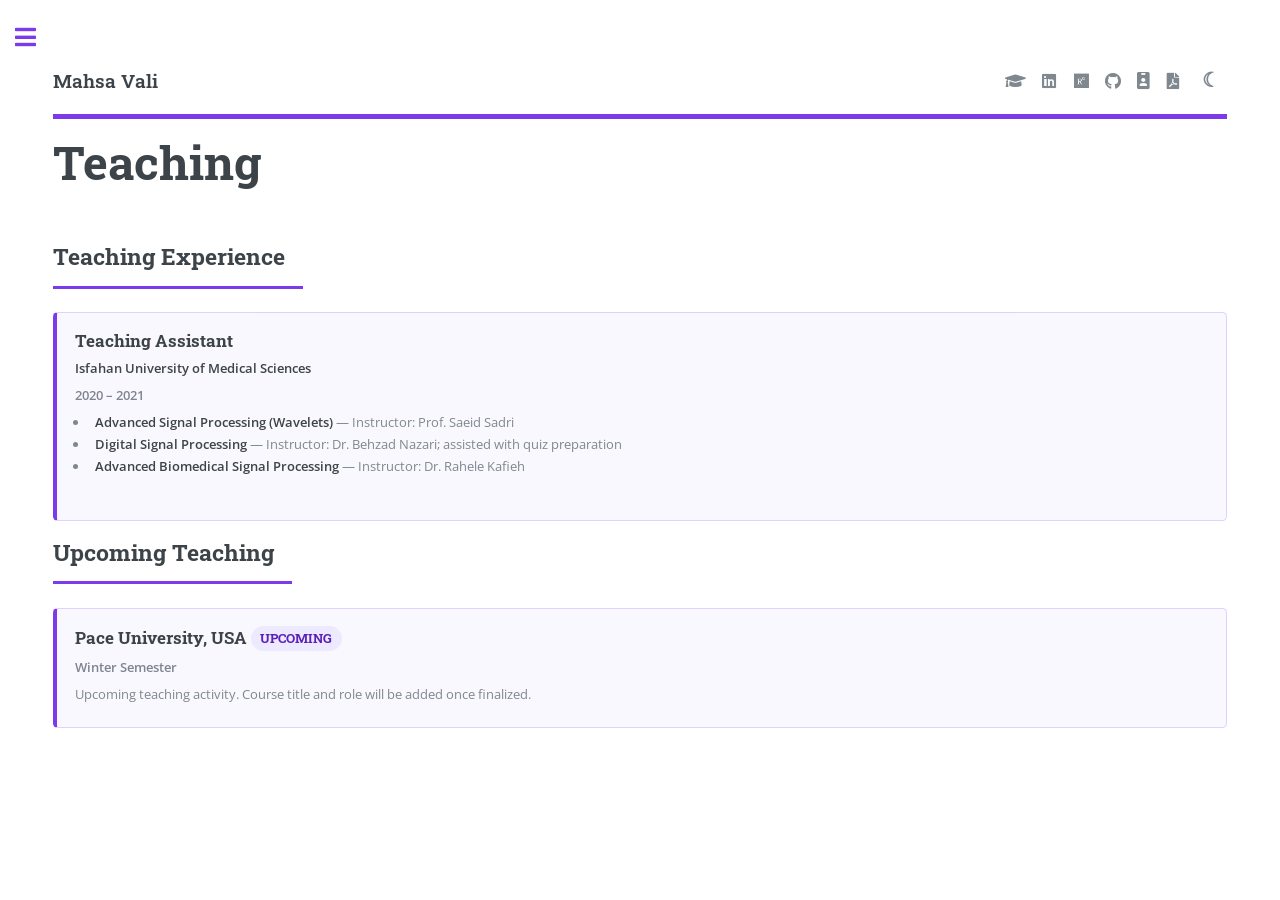
<file: teaching.html>
<!DOCTYPE HTML>
<!-- Editorial by HTML5 UP | html5up.net | CCA 3.0 license -->
<html><head>
<title>Mahsa Vali - Teaching</title>
<meta charset="utf-8" />
<meta name="viewport" content="width=device-width, initial-scale=1, user-scalable=no" />
<meta name="description" content="Teaching experience and upcoming teaching activities of Mahsa Vali." />
<meta name="keywords" content="Mahsa Vali, medical AI, medical image analysis, computational pathology, active learning, self-supervised learning, uncertainty quantification" />
<meta name="author" content="Mahsa Vali" />
<meta property="og:title" content="Mahsa Vali - Teaching" />
<meta property="og:type" content="website" />
<meta property="og:url" content="https://mahsavali.github.io/" />
<meta property="og:description" content="Teaching experience and upcoming teaching activities of Mahsa Vali." />
<meta property="og:image" content="https://mahsavali.github.io/images/mahsa-vali.jpg" />
<link rel="icon" type="image/png" sizes="32x32" href="images/favicons/Web/home-32.png" />
<link rel="stylesheet" href="assets/css/main.css" />
</head><body class="is-preload"><div id="wrapper"><div id="main"><div class="inner"><header id="header"><a href="index.html" class="logo"><h3><strong>Mahsa Vali</strong></h3></a>
<ul class="icons">
  <li><a href="https://scholar.google.com/citations?user=18wPZBQAAAAJ&amp;hl=en" target="_blank" rel="noopener" class="icon solid fa-graduation-cap" title="Google Scholar"><span class="label">Google Scholar</span></a></li>
  <li><a href="https://www.linkedin.com/in/mahsa-vali-8351ba172/" target="_blank" rel="noopener" class="icon brands fa-linkedin" title="LinkedIn"><span class="label">LinkedIn</span></a></li>
  <li><a href="https://www.researchgate.net/profile/Mahsa-Vali" target="_blank" rel="noopener" class="icon brands fa-researchgate" title="ResearchGate"><span class="label">ResearchGate</span></a></li>
  <li><a href="https://github.com/mahsavali" target="_blank" rel="noopener" class="icon brands fa-github" title="GitHub"><span class="label">GitHub</span></a></li>
  <li><a href="https://orcid.org/0000-0002-8443-7749" target="_blank" rel="noopener" class="icon solid fa-id-badge" title="ORCID"><span class="label">ORCID</span></a></li>
  <li><a href="files/Mahsa_Vali_CV.pdf" target="_blank" class="icon solid fa-file-pdf" title="CV"><span class="label">CV</span></a></li>
  <li><button id="theme-toggle" class="theme-toggle" aria-label="Switch theme" title="Light/Dark mode">☾</button></li>
</ul></header>
<section><header class="main"><h1>Teaching</h1></header>
<header class="major"><h2>Teaching Experience</h2></header>
<div class="activity"><h3>Teaching Assistant</h3><p><strong>Isfahan University of Medical Sciences</strong></p><p class="timeline-date">2020 – 2021</p><ul>
<li><strong>Advanced Signal Processing (Wavelets)</strong> — Instructor: Prof. Saeid Sadri</li>
<li><strong>Digital Signal Processing</strong> — Instructor: Dr. Behzad Nazari; assisted with quiz preparation</li>
<li><strong>Advanced Biomedical Signal Processing</strong> — Instructor: Dr. Rahele Kafieh</li>
</ul></div>
<header class="major"><h2>Upcoming Teaching</h2></header>
<div class="activity"><h3>Pace University, USA <span class="badge">UPCOMING</span></h3><p class="timeline-date">Winter Semester</p><p>Upcoming teaching activity. Course title and role will be added once finalized.</p></div>
</section></div></div>
<div id="sidebar"><div class="inner">

<nav id="menu">
  <header class="major"><h2>Menu</h2></header>
  <ul>
    <li><a href="index.html">Home</a></li>
    <li><a href="biography.html">Biography &amp; Experience</a></li>
    <li><a href="publications.html">Publications</a></li>
    <li><a href="projects.html">Research Projects</a></li>
    <li><a href="teaching.html">Teaching</a></li>
    <li><a href="presentations.html">Talks &amp; Scientific Activities</a></li>
  </ul>
</nav>
<section>
  <header class="major"><h2>Get in touch</h2></header>
  <ul class="contact">
    <li class="icon solid fa-envelope"><a href="mailto:mahsavali14@gmail.com">mahsavali14@gmail.com</a></li>
    <li class="icon solid fa-map-marker-alt">Cologne, Germany</li>
  </ul>
</section>
<footer id="footer"><p class="copyright">&copy; Mahsa Vali. Design based on <a href="https://html5up.net/editorial" target="_blank" rel="noopener">Editorial by HTML5 UP</a>.</p></footer>
</div></div></div>
<script src="assets/js/jquery.min.js"></script>
<script src="assets/js/browser.min.js"></script>
<script src="assets/js/breakpoints.min.js"></script>
<script src="assets/js/util.js"></script>
<script src="assets/js/main.js"></script></body></html>
</file>
<file: assets/css/main.css>
@import url(fontawesome-all.min.css);
@import url("https://fonts.googleapis.com/css?family=Open+Sans:400,600,400italic,600italic|Roboto+Slab:400,700");
/*
	Editorial by HTML5 UP
	html5up.net | @ajlkn
	Free for personal and commercial use under the CCA 3.0 license (html5up.net/license)
*/
html, body, div, span, applet, object,
iframe, h1, h2, h3, h4, h5, h6, p, blockquote,
pre, a, abbr, acronym, address, big, cite,
code, del, dfn, em, img, ins, kbd, q, s, samp,
small, strike, strong, sub, sup, tt, var, b,
u, i, center, dl, dt, dd, ol, ul, li, fieldset,
form, label, legend, table, caption, tbody,
tfoot, thead, tr, th, td, article, aside,
canvas, details, embed, figure, figcaption,
footer, header, hgroup, menu, nav, output, ruby,
section, summary, time, mark, audio, video {
  margin: 0;
  padding: 0;
  border: 0;
  font-size: 100%;
  font: inherit;
  vertical-align: baseline; }

article, aside, details, figcaption, figure,
footer, header, hgroup, menu, nav, section {
  display: block; }

body {
  line-height: 1; }

ol, ul {
  list-style: none; }

blockquote, q {
  quotes: none; }
  blockquote:before, blockquote:after, q:before, q:after {
    content: '';
    content: none; }

table {
  border-collapse: collapse;
  border-spacing: 0; }

body {
  -webkit-text-size-adjust: none; }

mark {
  background-color: transparent;
  color: inherit; }

input::-moz-focus-inner {
  border: 0;
  padding: 0; }

input, select, textarea {
  -moz-appearance: none;
  -webkit-appearance: none;
  -ms-appearance: none;
  appearance: none; }

/* Basic */
@-ms-viewport {
  width: device-width; }

body {
  -ms-overflow-style: scrollbar; }

@media screen and (max-width: 480px) {
  html, body {
    min-width: 320px; } }

html {
  box-sizing: border-box; }

*, *:before, *:after {
  box-sizing: inherit; }

body {
  background: #ffffff; }
  body.is-preload *, body.is-preload *:before, body.is-preload *:after, body.is-resizing *, body.is-resizing *:before, body.is-resizing *:after {
    -moz-animation: none !important;
    -webkit-animation: none !important;
    -ms-animation: none !important;
    animation: none !important;
    -moz-transition: none !important;
    -webkit-transition: none !important;
    -ms-transition: none !important;
    transition: none !important; }

/* Type */
body, input, select, textarea {
  color: #7f888f;
  font-family: "Open Sans", sans-serif;
  font-size: 13pt;
  font-weight: 400;
  line-height: 1.65; }
  @media screen and (max-width: 1680px) {
    body, input, select, textarea {
      font-size: 11pt; } }
  @media screen and (max-width: 1280px) {
    body, input, select, textarea {
      font-size: 10pt; } }
  @media screen and (max-width: 360px) {
    body, input, select, textarea {
      font-size: 9pt; } }

a {
  -moz-transition: color 0.2s ease-in-out, border-bottom-color 0.2s ease-in-out;
  -webkit-transition: color 0.2s ease-in-out, border-bottom-color 0.2s ease-in-out;
  -ms-transition: color 0.2s ease-in-out, border-bottom-color 0.2s ease-in-out;
  transition: color 0.2s ease-in-out, border-bottom-color 0.2s ease-in-out;
  border-bottom: dotted 1px;
  color: #f56a6a;
  text-decoration: none; }
  a:hover {
    border-bottom-color: #f56a6a;
    color: #f56a6a !important; }
    a:hover strong {
      color: inherit; }

strong, b {
  color: #3d4449;
  font-weight: 600; }

em, i {
  font-style: italic; }

p {
  margin: 0 0 2em 0; }

h1, h2, h3, h4, h5, h6 {
  color: #3d4449;
  font-family: "Roboto Slab", serif;
  font-weight: 700;
  line-height: 1.5;
  margin: 0 0 1em 0; }
  h1 a, h2 a, h3 a, h4 a, h5 a, h6 a {
    color: inherit;
    text-decoration: none;
    border-bottom: 0; }

h1 {
  font-size: 4em;
  margin: 0 0 0.5em 0;
  line-height: 1.3; }

h2 {
  font-size: 1.75em; }

h3 {
  font-size: 1.25em; }

h4 {
  font-size: 1.1em; }

h5 {
  font-size: 0.9em; }

h6 {
  font-size: 0.7em; }

@media screen and (max-width: 1680px) {
  h1 {
    font-size: 3.5em; } }

@media screen and (max-width: 980px) {
  h1 {
    font-size: 3.25em; } }

@media screen and (max-width: 736px) {
  h1 {
    font-size: 2em;
    line-height: 1.4; }
  h2 {
    font-size: 1.5em; } }

sub {
  font-size: 0.8em;
  position: relative;
  top: 0.5em; }

sup {
  font-size: 0.8em;
  position: relative;
  top: -0.5em; }

blockquote {
  border-left: solid 3px rgba(210, 215, 217, 0.75);
  font-style: italic;
  margin: 0 0 2em 0;
  padding: 0.5em 0 0.5em 2em; }

code {
  background: rgba(230, 235, 237, 0.25);
  border-radius: 0.375em;
  border: solid 1px rgba(210, 215, 217, 0.75);
  font-family: "Courier New", monospace;
  font-size: 0.9em;
  margin: 0 0.25em;
  padding: 0.25em 0.65em; }

pre {
  -webkit-overflow-scrolling: touch;
  font-family: "Courier New", monospace;
  font-size: 0.9em;
  margin: 0 0 2em 0; }
  pre code {
    display: block;
    line-height: 1.75;
    padding: 1em 1.5em;
    overflow-x: auto; }

hr {
  border: 0;
  border-bottom: solid 1px rgba(210, 215, 217, 0.75);
  margin: 2em 0; }
  hr.major {
    margin: 3em 0; }

.align-left {
  text-align: left; }

.align-center {
  text-align: center; }

.align-right {
  text-align: right; }

/* Row */
.row {
  display: flex;
  flex-wrap: wrap;
  box-sizing: border-box;
  align-items: stretch; }
  .row > * {
    box-sizing: border-box; }
  .row.gtr-uniform > * > :last-child {
    margin-bottom: 0; }
  .row.aln-left {
    justify-content: flex-start; }
  .row.aln-center {
    justify-content: center; }
  .row.aln-right {
    justify-content: flex-end; }
  .row.aln-top {
    align-items: flex-start; }
  .row.aln-middle {
    align-items: center; }
  .row.aln-bottom {
    align-items: flex-end; }
  .row > .imp {
    order: -1; }
  .row > .col-1 {
    width: 8.33333%; }
  .row > .off-1 {
    margin-left: 8.33333%; }
  .row > .col-2 {
    width: 16.66667%; }
  .row > .off-2 {
    margin-left: 16.66667%; }
  .row > .col-3 {
    width: 25%; }
  .row > .off-3 {
    margin-left: 25%; }
  .row > .col-4 {
    width: 33.33333%; }
  .row > .off-4 {
    margin-left: 33.33333%; }
  .row > .col-5 {
    width: 41.66667%; }
  .row > .off-5 {
    margin-left: 41.66667%; }
  .row > .col-6 {
    width: 50%; }
  .row > .off-6 {
    margin-left: 50%; }
  .row > .col-7 {
    width: 58.33333%; }
  .row > .off-7 {
    margin-left: 58.33333%; }
  .row > .col-8 {
    width: 66.66667%; }
  .row > .off-8 {
    margin-left: 66.66667%; }
  .row > .col-9 {
    width: 75%; }
  .row > .off-9 {
    margin-left: 75%; }
  .row > .col-10 {
    width: 83.33333%; }
  .row > .off-10 {
    margin-left: 83.33333%; }
  .row > .col-11 {
    width: 91.66667%; }
  .row > .off-11 {
    margin-left: 91.66667%; }
  .row > .col-12 {
    width: 100%; }
  .row > .off-12 {
    margin-left: 100%; }
  .row.gtr-0 {
    margin-top: 0;
    margin-left: 0em; }
    .row.gtr-0 > * {
      padding: 0 0 0 0em; }
    .row.gtr-0.gtr-uniform {
      margin-top: 0em; }
      .row.gtr-0.gtr-uniform > * {
        padding-top: 0em; }
  .row.gtr-25 {
    margin-top: 0;
    margin-left: -0.375em; }
    .row.gtr-25 > * {
      padding: 0 0 0 0.375em; }
    .row.gtr-25.gtr-uniform {
      margin-top: -0.375em; }
      .row.gtr-25.gtr-uniform > * {
        padding-top: 0.375em; }
  .row.gtr-50 {
    margin-top: 0;
    margin-left: -0.75em; }
    .row.gtr-50 > * {
      padding: 0 0 0 0.75em; }
    .row.gtr-50.gtr-uniform {
      margin-top: -0.75em; }
      .row.gtr-50.gtr-uniform > * {
        padding-top: 0.75em; }
  .row {
    margin-top: 0;
    margin-left: -1.5em; }
    .row > * {
      padding: 0 0 0 1.5em; }
    .row.gtr-uniform {
      margin-top: -1.5em; }
      .row.gtr-uniform > * {
        padding-top: 1.5em; }
  .row.gtr-150 {
    margin-top: 0;
    margin-left: -2.25em; }
    .row.gtr-150 > * {
      padding: 0 0 0 2.25em; }
    .row.gtr-150.gtr-uniform {
      margin-top: -2.25em; }
      .row.gtr-150.gtr-uniform > * {
        padding-top: 2.25em; }
  .row.gtr-200 {
    margin-top: 0;
    margin-left: -3em; }
    .row.gtr-200 > * {
      padding: 0 0 0 3em; }
    .row.gtr-200.gtr-uniform {
      margin-top: -3em; }
      .row.gtr-200.gtr-uniform > * {
        padding-top: 3em; }
  @media screen and (max-width: 1680px) {
    .row {
      display: flex;
      flex-wrap: wrap;
      box-sizing: border-box;
      align-items: stretch; }
      .row > * {
        box-sizing: border-box; }
      .row.gtr-uniform > * > :last-child {
        margin-bottom: 0; }
      .row.aln-left {
        justify-content: flex-start; }
      .row.aln-center {
        justify-content: center; }
      .row.aln-right {
        justify-content: flex-end; }
      .row.aln-top {
        align-items: flex-start; }
      .row.aln-middle {
        align-items: center; }
      .row.aln-bottom {
        align-items: flex-end; }
      .row > .imp-xlarge {
        order: -1; }
      .row > .col-1-xlarge {
        width: 8.33333%; }
      .row > .off-1-xlarge {
        margin-left: 8.33333%; }
      .row > .col-2-xlarge {
        width: 16.66667%; }
      .row > .off-2-xlarge {
        margin-left: 16.66667%; }
      .row > .col-3-xlarge {
        width: 25%; }
      .row > .off-3-xlarge {
        margin-left: 25%; }
      .row > .col-4-xlarge {
        width: 33.33333%; }
      .row > .off-4-xlarge {
        margin-left: 33.33333%; }
      .row > .col-5-xlarge {
        width: 41.66667%; }
      .row > .off-5-xlarge {
        margin-left: 41.66667%; }
      .row > .col-6-xlarge {
        width: 50%; }
      .row > .off-6-xlarge {
        margin-left: 50%; }
      .row > .col-7-xlarge {
        width: 58.33333%; }
      .row > .off-7-xlarge {
        margin-left: 58.33333%; }
      .row > .col-8-xlarge {
        width: 66.66667%; }
      .row > .off-8-xlarge {
        margin-left: 66.66667%; }
      .row > .col-9-xlarge {
        width: 75%; }
      .row > .off-9-xlarge {
        margin-left: 75%; }
      .row > .col-10-xlarge {
        width: 83.33333%; }
      .row > .off-10-xlarge {
        margin-left: 83.33333%; }
      .row > .col-11-xlarge {
        width: 91.66667%; }
      .row > .off-11-xlarge {
        margin-left: 91.66667%; }
      .row > .col-12-xlarge {
        width: 100%; }
      .row > .off-12-xlarge {
        margin-left: 100%; }
      .row.gtr-0 {
        margin-top: 0;
        margin-left: 0em; }
        .row.gtr-0 > * {
          padding: 0 0 0 0em; }
        .row.gtr-0.gtr-uniform {
          margin-top: 0em; }
          .row.gtr-0.gtr-uniform > * {
            padding-top: 0em; }
      .row.gtr-25 {
        margin-top: 0;
        margin-left: -0.375em; }
        .row.gtr-25 > * {
          padding: 0 0 0 0.375em; }
        .row.gtr-25.gtr-uniform {
          margin-top: -0.375em; }
          .row.gtr-25.gtr-uniform > * {
            padding-top: 0.375em; }
      .row.gtr-50 {
        margin-top: 0;
        margin-left: -0.75em; }
        .row.gtr-50 > * {
          padding: 0 0 0 0.75em; }
        .row.gtr-50.gtr-uniform {
          margin-top: -0.75em; }
          .row.gtr-50.gtr-uniform > * {
            padding-top: 0.75em; }
      .row {
        margin-top: 0;
        margin-left: -1.5em; }
        .row > * {
          padding: 0 0 0 1.5em; }
        .row.gtr-uniform {
          margin-top: -1.5em; }
          .row.gtr-uniform > * {
            padding-top: 1.5em; }
      .row.gtr-150 {
        margin-top: 0;
        margin-left: -2.25em; }
        .row.gtr-150 > * {
          padding: 0 0 0 2.25em; }
        .row.gtr-150.gtr-uniform {
          margin-top: -2.25em; }
          .row.gtr-150.gtr-uniform > * {
            padding-top: 2.25em; }
      .row.gtr-200 {
        margin-top: 0;
        margin-left: -3em; }
        .row.gtr-200 > * {
          padding: 0 0 0 3em; }
        .row.gtr-200.gtr-uniform {
          margin-top: -3em; }
          .row.gtr-200.gtr-uniform > * {
            padding-top: 3em; } }
  @media screen and (max-width: 1280px) {
    .row {
      display: flex;
      flex-wrap: wrap;
      box-sizing: border-box;
      align-items: stretch; }
      .row > * {
        box-sizing: border-box; }
      .row.gtr-uniform > * > :last-child {
        margin-bottom: 0; }
      .row.aln-left {
        justify-content: flex-start; }
      .row.aln-center {
        justify-content: center; }
      .row.aln-right {
        justify-content: flex-end; }
      .row.aln-top {
        align-items: flex-start; }
      .row.aln-middle {
        align-items: center; }
      .row.aln-bottom {
        align-items: flex-end; }
      .row > .imp-large {
        order: -1; }
      .row > .col-1-large {
        width: 8.33333%; }
      .row > .off-1-large {
        margin-left: 8.33333%; }
      .row > .col-2-large {
        width: 16.66667%; }
      .row > .off-2-large {
        margin-left: 16.66667%; }
      .row > .col-3-large {
        width: 25%; }
      .row > .off-3-large {
        margin-left: 25%; }
      .row > .col-4-large {
        width: 33.33333%; }
      .row > .off-4-large {
        margin-left: 33.33333%; }
      .row > .col-5-large {
        width: 41.66667%; }
      .row > .off-5-large {
        margin-left: 41.66667%; }
      .row > .col-6-large {
        width: 50%; }
      .row > .off-6-large {
        margin-left: 50%; }
      .row > .col-7-large {
        width: 58.33333%; }
      .row > .off-7-large {
        margin-left: 58.33333%; }
      .row > .col-8-large {
        width: 66.66667%; }
      .row > .off-8-large {
        margin-left: 66.66667%; }
      .row > .col-9-large {
        width: 75%; }
      .row > .off-9-large {
        margin-left: 75%; }
      .row > .col-10-large {
        width: 83.33333%; }
      .row > .off-10-large {
        margin-left: 83.33333%; }
      .row > .col-11-large {
        width: 91.66667%; }
      .row > .off-11-large {
        margin-left: 91.66667%; }
      .row > .col-12-large {
        width: 100%; }
      .row > .off-12-large {
        margin-left: 100%; }
      .row.gtr-0 {
        margin-top: 0;
        margin-left: 0em; }
        .row.gtr-0 > * {
          padding: 0 0 0 0em; }
        .row.gtr-0.gtr-uniform {
          margin-top: 0em; }
          .row.gtr-0.gtr-uniform > * {
            padding-top: 0em; }
      .row.gtr-25 {
        margin-top: 0;
        margin-left: -0.375em; }
        .row.gtr-25 > * {
          padding: 0 0 0 0.375em; }
        .row.gtr-25.gtr-uniform {
          margin-top: -0.375em; }
          .row.gtr-25.gtr-uniform > * {
            padding-top: 0.375em; }
      .row.gtr-50 {
        margin-top: 0;
        margin-left: -0.75em; }
        .row.gtr-50 > * {
          padding: 0 0 0 0.75em; }
        .row.gtr-50.gtr-uniform {
          margin-top: -0.75em; }
          .row.gtr-50.gtr-uniform > * {
            padding-top: 0.75em; }
      .row {
        margin-top: 0;
        margin-left: -1.5em; }
        .row > * {
          padding: 0 0 0 1.5em; }
        .row.gtr-uniform {
          margin-top: -1.5em; }
          .row.gtr-uniform > * {
            padding-top: 1.5em; }
      .row.gtr-150 {
        margin-top: 0;
        margin-left: -2.25em; }
        .row.gtr-150 > * {
          padding: 0 0 0 2.25em; }
        .row.gtr-150.gtr-uniform {
          margin-top: -2.25em; }
          .row.gtr-150.gtr-uniform > * {
            padding-top: 2.25em; }
      .row.gtr-200 {
        margin-top: 0;
        margin-left: -3em; }
        .row.gtr-200 > * {
          padding: 0 0 0 3em; }
        .row.gtr-200.gtr-uniform {
          margin-top: -3em; }
          .row.gtr-200.gtr-uniform > * {
            padding-top: 3em; } }
  @media screen and (max-width: 980px) {
    .row {
      display: flex;
      flex-wrap: wrap;
      box-sizing: border-box;
      align-items: stretch; }
      .row > * {
        box-sizing: border-box; }
      .row.gtr-uniform > * > :last-child {
        margin-bottom: 0; }
      .row.aln-left {
        justify-content: flex-start; }
      .row.aln-center {
        justify-content: center; }
      .row.aln-right {
        justify-content: flex-end; }
      .row.aln-top {
        align-items: flex-start; }
      .row.aln-middle {
        align-items: center; }
      .row.aln-bottom {
        align-items: flex-end; }
      .row > .imp-medium {
        order: -1; }
      .row > .col-1-medium {
        width: 8.33333%; }
      .row > .off-1-medium {
        margin-left: 8.33333%; }
      .row > .col-2-medium {
        width: 16.66667%; }
      .row > .off-2-medium {
        margin-left: 16.66667%; }
      .row > .col-3-medium {
        width: 25%; }
      .row > .off-3-medium {
        margin-left: 25%; }
      .row > .col-4-medium {
        width: 33.33333%; }
      .row > .off-4-medium {
        margin-left: 33.33333%; }
      .row > .col-5-medium {
        width: 41.66667%; }
      .row > .off-5-medium {
        margin-left: 41.66667%; }
      .row > .col-6-medium {
        width: 50%; }
      .row > .off-6-medium {
        margin-left: 50%; }
      .row > .col-7-medium {
        width: 58.33333%; }
      .row > .off-7-medium {
        margin-left: 58.33333%; }
      .row > .col-8-medium {
        width: 66.66667%; }
      .row > .off-8-medium {
        margin-left: 66.66667%; }
      .row > .col-9-medium {
        width: 75%; }
      .row > .off-9-medium {
        margin-left: 75%; }
      .row > .col-10-medium {
        width: 83.33333%; }
      .row > .off-10-medium {
        margin-left: 83.33333%; }
      .row > .col-11-medium {
        width: 91.66667%; }
      .row > .off-11-medium {
        margin-left: 91.66667%; }
      .row > .col-12-medium {
        width: 100%; }
      .row > .off-12-medium {
        margin-left: 100%; }
      .row.gtr-0 {
        margin-top: 0;
        margin-left: 0em; }
        .row.gtr-0 > * {
          padding: 0 0 0 0em; }
        .row.gtr-0.gtr-uniform {
          margin-top: 0em; }
          .row.gtr-0.gtr-uniform > * {
            padding-top: 0em; }
      .row.gtr-25 {
        margin-top: 0;
        margin-left: -0.375em; }
        .row.gtr-25 > * {
          padding: 0 0 0 0.375em; }
        .row.gtr-25.gtr-uniform {
          margin-top: -0.375em; }
          .row.gtr-25.gtr-uniform > * {
            padding-top: 0.375em; }
      .row.gtr-50 {
        margin-top: 0;
        margin-left: -0.75em; }
        .row.gtr-50 > * {
          padding: 0 0 0 0.75em; }
        .row.gtr-50.gtr-uniform {
          margin-top: -0.75em; }
          .row.gtr-50.gtr-uniform > * {
            padding-top: 0.75em; }
      .row {
        margin-top: 0;
        margin-left: -1.5em; }
        .row > * {
          padding: 0 0 0 1.5em; }
        .row.gtr-uniform {
          margin-top: -1.5em; }
          .row.gtr-uniform > * {
            padding-top: 1.5em; }
      .row.gtr-150 {
        margin-top: 0;
        margin-left: -2.25em; }
        .row.gtr-150 > * {
          padding: 0 0 0 2.25em; }
        .row.gtr-150.gtr-uniform {
          margin-top: -2.25em; }
          .row.gtr-150.gtr-uniform > * {
            padding-top: 2.25em; }
      .row.gtr-200 {
        margin-top: 0;
        margin-left: -3em; }
        .row.gtr-200 > * {
          padding: 0 0 0 3em; }
        .row.gtr-200.gtr-uniform {
          margin-top: -3em; }
          .row.gtr-200.gtr-uniform > * {
            padding-top: 3em; } }
  @media screen and (max-width: 736px) {
    .row {
      display: flex;
      flex-wrap: wrap;
      box-sizing: border-box;
      align-items: stretch; }
      .row > * {
        box-sizing: border-box; }
      .row.gtr-uniform > * > :last-child {
        margin-bottom: 0; }
      .row.aln-left {
        justify-content: flex-start; }
      .row.aln-center {
        justify-content: center; }
      .row.aln-right {
        justify-content: flex-end; }
      .row.aln-top {
        align-items: flex-start; }
      .row.aln-middle {
        align-items: center; }
      .row.aln-bottom {
        align-items: flex-end; }
      .row > .imp-small {
        order: -1; }
      .row > .col-1-small {
        width: 8.33333%; }
      .row > .off-1-small {
        margin-left: 8.33333%; }
      .row > .col-2-small {
        width: 16.66667%; }
      .row > .off-2-small {
        margin-left: 16.66667%; }
      .row > .col-3-small {
        width: 25%; }
      .row > .off-3-small {
        margin-left: 25%; }
      .row > .col-4-small {
        width: 33.33333%; }
      .row > .off-4-small {
        margin-left: 33.33333%; }
      .row > .col-5-small {
        width: 41.66667%; }
      .row > .off-5-small {
        margin-left: 41.66667%; }
      .row > .col-6-small {
        width: 50%; }
      .row > .off-6-small {
        margin-left: 50%; }
      .row > .col-7-small {
        width: 58.33333%; }
      .row > .off-7-small {
        margin-left: 58.33333%; }
      .row > .col-8-small {
        width: 66.66667%; }
      .row > .off-8-small {
        margin-left: 66.66667%; }
      .row > .col-9-small {
        width: 75%; }
      .row > .off-9-small {
        margin-left: 75%; }
      .row > .col-10-small {
        width: 83.33333%; }
      .row > .off-10-small {
        margin-left: 83.33333%; }
      .row > .col-11-small {
        width: 91.66667%; }
      .row > .off-11-small {
        margin-left: 91.66667%; }
      .row > .col-12-small {
        width: 100%; }
      .row > .off-12-small {
        margin-left: 100%; }
      .row.gtr-0 {
        margin-top: 0;
        margin-left: 0em; }
        .row.gtr-0 > * {
          padding: 0 0 0 0em; }
        .row.gtr-0.gtr-uniform {
          margin-top: 0em; }
          .row.gtr-0.gtr-uniform > * {
            padding-top: 0em; }
      .row.gtr-25 {
        margin-top: 0;
        margin-left: -0.375em; }
        .row.gtr-25 > * {
          padding: 0 0 0 0.375em; }
        .row.gtr-25.gtr-uniform {
          margin-top: -0.375em; }
          .row.gtr-25.gtr-uniform > * {
            padding-top: 0.375em; }
      .row.gtr-50 {
        margin-top: 0;
        margin-left: -0.75em; }
        .row.gtr-50 > * {
          padding: 0 0 0 0.75em; }
        .row.gtr-50.gtr-uniform {
          margin-top: -0.75em; }
          .row.gtr-50.gtr-uniform > * {
            padding-top: 0.75em; }
      .row {
        margin-top: 0;
        margin-left: -1.5em; }
        .row > * {
          padding: 0 0 0 1.5em; }
        .row.gtr-uniform {
          margin-top: -1.5em; }
          .row.gtr-uniform > * {
            padding-top: 1.5em; }
      .row.gtr-150 {
        margin-top: 0;
        margin-left: -2.25em; }
        .row.gtr-150 > * {
          padding: 0 0 0 2.25em; }
        .row.gtr-150.gtr-uniform {
          margin-top: -2.25em; }
          .row.gtr-150.gtr-uniform > * {
            padding-top: 2.25em; }
      .row.gtr-200 {
        margin-top: 0;
        margin-left: -3em; }
        .row.gtr-200 > * {
          padding: 0 0 0 3em; }
        .row.gtr-200.gtr-uniform {
          margin-top: -3em; }
          .row.gtr-200.gtr-uniform > * {
            padding-top: 3em; } }
  @media screen and (max-width: 480px) {
    .row {
      display: flex;
      flex-wrap: wrap;
      box-sizing: border-box;
      align-items: stretch; }
      .row > * {
        box-sizing: border-box; }
      .row.gtr-uniform > * > :last-child {
        margin-bottom: 0; }
      .row.aln-left {
        justify-content: flex-start; }
      .row.aln-center {
        justify-content: center; }
      .row.aln-right {
        justify-content: flex-end; }
      .row.aln-top {
        align-items: flex-start; }
      .row.aln-middle {
        align-items: center; }
      .row.aln-bottom {
        align-items: flex-end; }
      .row > .imp-xsmall {
        order: -1; }
      .row > .col-1-xsmall {
        width: 8.33333%; }
      .row > .off-1-xsmall {
        margin-left: 8.33333%; }
      .row > .col-2-xsmall {
        width: 16.66667%; }
      .row > .off-2-xsmall {
        margin-left: 16.66667%; }
      .row > .col-3-xsmall {
        width: 25%; }
      .row > .off-3-xsmall {
        margin-left: 25%; }
      .row > .col-4-xsmall {
        width: 33.33333%; }
      .row > .off-4-xsmall {
        margin-left: 33.33333%; }
      .row > .col-5-xsmall {
        width: 41.66667%; }
      .row > .off-5-xsmall {
        margin-left: 41.66667%; }
      .row > .col-6-xsmall {
        width: 50%; }
      .row > .off-6-xsmall {
        margin-left: 50%; }
      .row > .col-7-xsmall {
        width: 58.33333%; }
      .row > .off-7-xsmall {
        margin-left: 58.33333%; }
      .row > .col-8-xsmall {
        width: 66.66667%; }
      .row > .off-8-xsmall {
        margin-left: 66.66667%; }
      .row > .col-9-xsmall {
        width: 75%; }
      .row > .off-9-xsmall {
        margin-left: 75%; }
      .row > .col-10-xsmall {
        width: 83.33333%; }
      .row > .off-10-xsmall {
        margin-left: 83.33333%; }
      .row > .col-11-xsmall {
        width: 91.66667%; }
      .row > .off-11-xsmall {
        margin-left: 91.66667%; }
      .row > .col-12-xsmall {
        width: 100%; }
      .row > .off-12-xsmall {
        margin-left: 100%; }
      .row.gtr-0 {
        margin-top: 0;
        margin-left: 0em; }
        .row.gtr-0 > * {
          padding: 0 0 0 0em; }
        .row.gtr-0.gtr-uniform {
          margin-top: 0em; }
          .row.gtr-0.gtr-uniform > * {
            padding-top: 0em; }
      .row.gtr-25 {
        margin-top: 0;
        margin-left: -0.375em; }
        .row.gtr-25 > * {
          padding: 0 0 0 0.375em; }
        .row.gtr-25.gtr-uniform {
          margin-top: -0.375em; }
          .row.gtr-25.gtr-uniform > * {
            padding-top: 0.375em; }
      .row.gtr-50 {
        margin-top: 0;
        margin-left: -0.75em; }
        .row.gtr-50 > * {
          padding: 0 0 0 0.75em; }
        .row.gtr-50.gtr-uniform {
          margin-top: -0.75em; }
          .row.gtr-50.gtr-uniform > * {
            padding-top: 0.75em; }
      .row {
        margin-top: 0;
        margin-left: -1.5em; }
        .row > * {
          padding: 0 0 0 1.5em; }
        .row.gtr-uniform {
          margin-top: -1.5em; }
          .row.gtr-uniform > * {
            padding-top: 1.5em; }
      .row.gtr-150 {
        margin-top: 0;
        margin-left: -2.25em; }
        .row.gtr-150 > * {
          padding: 0 0 0 2.25em; }
        .row.gtr-150.gtr-uniform {
          margin-top: -2.25em; }
          .row.gtr-150.gtr-uniform > * {
            padding-top: 2.25em; }
      .row.gtr-200 {
        margin-top: 0;
        margin-left: -3em; }
        .row.gtr-200 > * {
          padding: 0 0 0 3em; }
        .row.gtr-200.gtr-uniform {
          margin-top: -3em; }
          .row.gtr-200.gtr-uniform > * {
            padding-top: 3em; } }

/* Section/Article */
section.special, article.special {
  text-align: center; }

header p {
  font-family: "Roboto Slab", serif;
  font-size: 1em;
  font-weight: 400;
  letter-spacing: 0.075em;
  margin-top: -0.5em;
  text-transform: uppercase; }

header.major > :last-child {
  border-bottom: solid 3px #f56a6a;
  display: inline-block;
  margin: 0 0 1em 0;
  padding: 0 0.75em 0.5em 0; }

header.main > :last-child {
  margin: 0 0 1em 0; }

/* Form */
form {
  margin: 0 0 2em 0; }

label {
  color: #3d4449;
  display: block;
  font-size: 0.9em;
  font-weight: 600;
  margin: 0 0 1em 0; }

input[type="text"],
input[type="password"],
input[type="email"],
input[type="tel"],
input[type="search"],
input[type="url"],
select,
textarea {
  -moz-appearance: none;
  -webkit-appearance: none;
  -ms-appearance: none;
  appearance: none;
  background: #ffffff;
  border-radius: 0.375em;
  border: none;
  border: solid 1px rgba(210, 215, 217, 0.75);
  color: inherit;
  display: block;
  outline: 0;
  padding: 0 1em;
  text-decoration: none;
  width: 100%; }
  input[type="text"]:invalid,
  input[type="password"]:invalid,
  input[type="email"]:invalid,
  input[type="tel"]:invalid,
  input[type="search"]:invalid,
  input[type="url"]:invalid,
  select:invalid,
  textarea:invalid {
    box-shadow: none; }
  input[type="text"]:focus,
  input[type="password"]:focus,
  input[type="email"]:focus,
  input[type="tel"]:focus,
  input[type="search"]:focus,
  input[type="url"]:focus,
  select:focus,
  textarea:focus {
    border-color: #f56a6a;
    box-shadow: 0 0 0 1px #f56a6a; }

select {
  background-image: url("data:image/svg+xml;charset=utf8,%3Csvg xmlns='http://www.w3.org/2000/svg' width='40' height='40' preserveAspectRatio='none' viewBox='0 0 40 40'%3E%3Cpath d='M9.4,12.3l10.4,10.4l10.4-10.4c0.2-0.2,0.5-0.4,0.9-0.4c0.3,0,0.6,0.1,0.9,0.4l3.3,3.3c0.2,0.2,0.4,0.5,0.4,0.9 c0,0.4-0.1,0.6-0.4,0.9L20.7,31.9c-0.2,0.2-0.5,0.4-0.9,0.4c-0.3,0-0.6-0.1-0.9-0.4L4.3,17.3c-0.2-0.2-0.4-0.5-0.4-0.9 c0-0.4,0.1-0.6,0.4-0.9l3.3-3.3c0.2-0.2,0.5-0.4,0.9-0.4S9.1,12.1,9.4,12.3z' fill='rgba(210, 215, 217, 0.75)' /%3E%3C/svg%3E");
  background-size: 1.25em;
  background-repeat: no-repeat;
  background-position: calc(100% - 1em) center;
  height: 2.75em;
  padding-right: 2.75em;
  text-overflow: ellipsis; }
  select option {
    color: #3d4449;
    background: #ffffff; }
  select:focus::-ms-value {
    background-color: transparent; }
  select::-ms-expand {
    display: none; }

input[type="text"],
input[type="password"],
input[type="email"],
input[type="tel"],
input[type="search"],
input[type="url"],
select {
  height: 2.75em; }

textarea {
  padding: 0.75em 1em; }

input[type="checkbox"],
input[type="radio"] {
  -moz-appearance: none;
  -webkit-appearance: none;
  -ms-appearance: none;
  appearance: none;
  display: block;
  float: left;
  margin-right: -2em;
  opacity: 0;
  width: 1em;
  z-index: -1; }
  input[type="checkbox"] + label,
  input[type="radio"] + label {
    text-decoration: none;
    color: #7f888f;
    cursor: pointer;
    display: inline-block;
    font-size: 1em;
    font-weight: 400;
    padding-left: 2.4em;
    padding-right: 0.75em;
    position: relative; }
    input[type="checkbox"] + label:before,
    input[type="radio"] + label:before {
      -moz-osx-font-smoothing: grayscale;
      -webkit-font-smoothing: antialiased;
      display: inline-block;
      font-style: normal;
      font-variant: normal;
      text-rendering: auto;
      line-height: 1;
      text-transform: none !important;
      font-family: 'Font Awesome 5 Free';
      font-weight: 900; }
    input[type="checkbox"] + label:before,
    input[type="radio"] + label:before {
      background: #ffffff;
      border-radius: 0.375em;
      border: solid 1px rgba(210, 215, 217, 0.75);
      content: '';
      display: inline-block;
      font-size: 0.8em;
      height: 2.0625em;
      left: 0;
      line-height: 2.0625em;
      position: absolute;
      text-align: center;
      top: 0;
      width: 2.0625em; }
  input[type="checkbox"]:checked + label:before,
  input[type="radio"]:checked + label:before {
    background: #3d4449;
    border-color: #3d4449;
    color: #ffffff;
    content: '\f00c'; }
  input[type="checkbox"]:focus + label:before,
  input[type="radio"]:focus + label:before {
    border-color: #f56a6a;
    box-shadow: 0 0 0 1px #f56a6a; }

input[type="checkbox"] + label:before {
  border-radius: 0.375em; }

input[type="radio"] + label:before {
  border-radius: 100%; }

::-webkit-input-placeholder {
  color: #9fa3a6 !important;
  opacity: 1.0; }

:-moz-placeholder {
  color: #9fa3a6 !important;
  opacity: 1.0; }

::-moz-placeholder {
  color: #9fa3a6 !important;
  opacity: 1.0; }

:-ms-input-placeholder {
  color: #9fa3a6 !important;
  opacity: 1.0; }

/* Box */
.box {
  border-radius: 0.375em;
  border: solid 1px rgba(210, 215, 217, 0.75);
  margin-bottom: 2em;
  padding: 1.5em; }
  .box > :last-child,
  .box > :last-child > :last-child,
  .box > :last-child > :last-child > :last-child {
    margin-bottom: 0; }
  .box.alt {
    border: 0;
    border-radius: 0;
    padding: 0; }

/* Icon */
.icon {
  text-decoration: none;
  border-bottom: none;
  position: relative; }
  .icon:before {
    -moz-osx-font-smoothing: grayscale;
    -webkit-font-smoothing: antialiased;
    display: inline-block;
    font-style: normal;
    font-variant: normal;
    text-rendering: auto;
    line-height: 1;
    text-transform: none !important;
    font-family: 'Font Awesome 5 Free';
    font-weight: 400; }
  .icon > .label {
    display: none; }
  .icon:before {
    line-height: inherit; }
  .icon.solid:before {
    font-weight: 900; }
  .icon.brands:before {
    font-family: 'Font Awesome 5 Brands'; }

/* Image */
.image {
  border-radius: 0.375em;
  border: 0;
  display: inline-block;
  position: relative; }
  .image img {
    border-radius: 0.375em;
    display: block; }
  .image.left, .image.right {
    max-width: 40%; }
    .image.left img, .image.right img {
      width: 100%; }
  .image.left {
    float: left;
    padding: 0 1.5em 1em 0;
    top: 0.25em; }
  .image.right {
    float: right;
    padding: 0 0 1em 1.5em;
    top: 0.25em; }
  .image.fit {
    display: block;
    margin: 0 0 2em 0;
    width: 100%; }
    .image.fit img {
      width: 100%; }
  .image.main {
    display: block;
    margin: 0 0 3em 0;
    width: 100%; }
    .image.main img {
      width: 100%; }

a.image {
  overflow: hidden; }
  a.image img {
    -moz-transition: -moz-transform 0.2s ease;
    -webkit-transition: -webkit-transform 0.2s ease;
    -ms-transition: -ms-transform 0.2s ease;
    transition: transform 0.2s ease; }
  a.image:hover img {
    -moz-transform: scale(1.075);
    -webkit-transform: scale(1.075);
    -ms-transform: scale(1.075);
    transform: scale(1.075); }

/* List */
ol {
  list-style: decimal;
  margin: 0 0 2em 0;
  padding-left: 1.25em; }
  ol li {
    padding-left: 0.25em; }

ul {
  list-style: disc;
  margin: 0 0 2em 0;
  padding-left: 1em; }
  ul li {
    padding-left: 0.5em; }
  ul.alt {
    list-style: none;
    padding-left: 0; }
    ul.alt li {
      border-top: solid 1px rgba(210, 215, 217, 0.75);
      padding: 0.5em 0; }
      ul.alt li:first-child {
        border-top: 0;
        padding-top: 0; }

dl {
  margin: 0 0 2em 0; }
  dl dt {
    display: block;
    font-weight: 600;
    margin: 0 0 1em 0; }
  dl dd {
    margin-left: 2em; }

/* Actions */
ul.actions {
  display: -moz-flex;
  display: -webkit-flex;
  display: -ms-flex;
  display: flex;
  cursor: default;
  list-style: none;
  margin-left: -1em;
  padding-left: 0; }
  ul.actions li {
    padding: 0 0 0 1em;
    vertical-align: middle; }
  ul.actions.special {
    -moz-justify-content: center;
    -webkit-justify-content: center;
    -ms-justify-content: center;
    justify-content: center;
    width: 100%;
    margin-left: 0; }
    ul.actions.special li:first-child {
      padding-left: 0; }
  ul.actions.stacked {
    -moz-flex-direction: column;
    -webkit-flex-direction: column;
    -ms-flex-direction: column;
    flex-direction: column;
    margin-left: 0; }
    ul.actions.stacked li {
      padding: 1.3em 0 0 0; }
      ul.actions.stacked li:first-child {
        padding-top: 0; }
  ul.actions.fit {
    width: calc(100% + 1em); }
    ul.actions.fit li {
      -moz-flex-grow: 1;
      -webkit-flex-grow: 1;
      -ms-flex-grow: 1;
      flex-grow: 1;
      -moz-flex-shrink: 1;
      -webkit-flex-shrink: 1;
      -ms-flex-shrink: 1;
      flex-shrink: 1;
      width: 100%; }
      ul.actions.fit li > * {
        width: 100%; }
    ul.actions.fit.stacked {
      width: 100%; }

/* Icons */
ul.icons {
  cursor: default;
  list-style: none;
  padding-left: 0; }
  ul.icons li {
    display: inline-block;
    padding: 0 1em 0 0; }
    ul.icons li:last-child {
      padding-right: 0; }
    ul.icons li .icon {
      color: inherit; }
      ul.icons li .icon:before {
        font-size: 1.25em; }

/* Contact */
ul.contact {
  list-style: none;
  padding: 0; }
  ul.contact li {
    text-decoration: none;
    border-top: solid 1px rgba(210, 215, 217, 0.75);
    margin: 1.5em 0 0 0;
    padding: 1.5em 0 0 3em;
    position: relative; }
    ul.contact li:before {
      -moz-osx-font-smoothing: grayscale;
      -webkit-font-smoothing: antialiased;
      display: inline-block;
      font-style: normal;
      font-variant: normal;
      text-rendering: auto;
      line-height: 1;
      text-transform: none !important;
      font-family: 'Font Awesome 5 Free';
      font-weight: 400; }
    ul.contact li:before {
      color: #f56a6a;
      display: inline-block;
      font-size: 1.5em;
      height: 1.125em;
      left: 0;
      line-height: 1.125em;
      position: absolute;
      text-align: center;
      top: 1em;
      width: 1.5em; }
    ul.contact li:first-child {
      border-top: 0;
      margin-top: 0;
      padding-top: 0; }
      ul.contact li:first-child:before {
        top: 0; }
    ul.contact li a {
      color: inherit; }

/* Pagination */
ul.pagination {
  cursor: default;
  list-style: none;
  padding-left: 0; }
  ul.pagination li {
    display: inline-block;
    padding-left: 0;
    vertical-align: middle; }
    ul.pagination li > .page {
      -moz-transition: background-color 0.2s ease-in-out, color 0.2s ease-in-out;
      -webkit-transition: background-color 0.2s ease-in-out, color 0.2s ease-in-out;
      -ms-transition: background-color 0.2s ease-in-out, color 0.2s ease-in-out;
      transition: background-color 0.2s ease-in-out, color 0.2s ease-in-out;
      border-bottom: 0;
      border-radius: 0.375em;
      display: inline-block;
      font-size: 0.8em;
      font-weight: 600;
      height: 2em;
      line-height: 2em;
      margin: 0 0.125em;
      min-width: 2em;
      padding: 0 0.5em;
      text-align: center; }
      ul.pagination li > .page.active {
        background-color: #f56a6a;
        color: #ffffff !important; }
        ul.pagination li > .page.active:hover {
          background-color: #f67878; }
        ul.pagination li > .page.active:active {
          background-color: #f45c5c; }
    ul.pagination li:first-child {
      padding-right: 0.75em; }
    ul.pagination li:last-child {
      padding-left: 0.75em; }
  @media screen and (max-width: 480px) {
    ul.pagination li:nth-child(n+2):nth-last-child(n+2) {
      display: none; }
    ul.pagination li:first-child {
      padding-right: 0; } }

/* Table */
.table-wrapper {
  -webkit-overflow-scrolling: touch;
  overflow-x: auto; }

table {
  margin: 0 0 2em 0;
  width: 100%; }
  table tbody tr {
    border: solid 1px rgba(210, 215, 217, 0.75);
    border-left: 0;
    border-right: 0; }
    table tbody tr:nth-child(2n + 1) {
      background-color: rgba(230, 235, 237, 0.25); }
  table td {
    padding: 0.75em 0.75em; }
  table th {
    color: #3d4449;
    font-size: 0.9em;
    font-weight: 600;
    padding: 0 0.75em 0.75em 0.75em;
    text-align: left; }
  table thead {
    border-bottom: solid 2px rgba(210, 215, 217, 0.75); }
  table tfoot {
    border-top: solid 2px rgba(210, 215, 217, 0.75); }
  table.alt {
    border-collapse: separate; }
    table.alt tbody tr td {
      border: solid 1px rgba(210, 215, 217, 0.75);
      border-left-width: 0;
      border-top-width: 0; }
      table.alt tbody tr td:first-child {
        border-left-width: 1px; }
    table.alt tbody tr:first-child td {
      border-top-width: 1px; }
    table.alt thead {
      border-bottom: 0; }
    table.alt tfoot {
      border-top: 0; }

/* Button */
input[type="submit"],
input[type="reset"],
input[type="button"],
button,
.button {
  -moz-appearance: none;
  -webkit-appearance: none;
  -ms-appearance: none;
  appearance: none;
  -moz-transition: background-color 0.2s ease-in-out, color 0.2s ease-in-out;
  -webkit-transition: background-color 0.2s ease-in-out, color 0.2s ease-in-out;
  -ms-transition: background-color 0.2s ease-in-out, color 0.2s ease-in-out;
  transition: background-color 0.2s ease-in-out, color 0.2s ease-in-out;
  background-color: transparent;
  border-radius: 0.375em;
  border: 0;
  box-shadow: inset 0 0 0 2px #f56a6a;
  color: #f56a6a !important;
  cursor: pointer;
  display: inline-block;
  font-family: "Roboto Slab", serif;
  font-size: 0.8em;
  font-weight: 700;
  height: 3.5em;
  letter-spacing: 0.075em;
  line-height: 3.5em;
  padding: 0 2.25em;
  text-align: center;
  text-decoration: none;
  text-transform: uppercase;
  white-space: nowrap; }
  input[type="submit"]:hover,
  input[type="reset"]:hover,
  input[type="button"]:hover,
  button:hover,
  .button:hover {
    background-color: rgba(245, 106, 106, 0.05); }
  input[type="submit"]:active,
  input[type="reset"]:active,
  input[type="button"]:active,
  button:active,
  .button:active {
    background-color: rgba(245, 106, 106, 0.15); }
  input[type="submit"].icon:before,
  input[type="reset"].icon:before,
  input[type="button"].icon:before,
  button.icon:before,
  .button.icon:before {
    margin-right: 0.5em; }
  input[type="submit"].fit,
  input[type="reset"].fit,
  input[type="button"].fit,
  button.fit,
  .button.fit {
    width: 100%; }
  input[type="submit"].small,
  input[type="reset"].small,
  input[type="button"].small,
  button.small,
  .button.small {
    font-size: 0.6em; }
  input[type="submit"].large,
  input[type="reset"].large,
  input[type="button"].large,
  button.large,
  .button.large {
    font-size: 1em;
    height: 3.65em;
    line-height: 3.65em; }
  input[type="submit"].primary,
  input[type="reset"].primary,
  input[type="button"].primary,
  button.primary,
  .button.primary {
    background-color: #f56a6a;
    box-shadow: none;
    color: #ffffff !important; }
    input[type="submit"].primary:hover,
    input[type="reset"].primary:hover,
    input[type="button"].primary:hover,
    button.primary:hover,
    .button.primary:hover {
      background-color: #f67878; }
    input[type="submit"].primary:active,
    input[type="reset"].primary:active,
    input[type="button"].primary:active,
    button.primary:active,
    .button.primary:active {
      background-color: #f45c5c; }
  input[type="submit"].disabled, input[type="submit"]:disabled,
  input[type="reset"].disabled,
  input[type="reset"]:disabled,
  input[type="button"].disabled,
  input[type="button"]:disabled,
  button.disabled,
  button:disabled,
  .button.disabled,
  .button:disabled {
    pointer-events: none;
    opacity: 0.25; }

/* Mini Posts */
.mini-posts article {
  border-top: solid 1px rgba(210, 215, 217, 0.75);
  margin-top: 2em;
  padding-top: 2em; }
  .mini-posts article .image {
    display: block;
    margin: 0 0 1.5em 0; }
    .mini-posts article .image img {
      display: block;
      width: 100%; }
  .mini-posts article:first-child {
    border-top: 0;
    margin-top: 0;
    padding-top: 0; }

/* Features */
.features {
  display: -moz-flex;
  display: -webkit-flex;
  display: -ms-flex;
  display: flex;
  -moz-flex-wrap: wrap;
  -webkit-flex-wrap: wrap;
  -ms-flex-wrap: wrap;
  flex-wrap: wrap;
  margin: 0 0 2em -3em;
  width: calc(100% + 3em); }
  .features article {
    -moz-align-items: center;
    -webkit-align-items: center;
    -ms-align-items: center;
    align-items: center;
    display: -moz-flex;
    display: -webkit-flex;
    display: -ms-flex;
    display: flex;
    margin: 0 0 3em 3em;
    position: relative;
    width: calc(50% - 3em); }
    .features article:nth-child(2n - 1) {
      margin-right: 1.5em; }
    .features article:nth-child(2n) {
      margin-left: 1.5em; }
    .features article:nth-last-child(1), .features article:nth-last-child(2) {
      margin-bottom: 0; }
    .features article .icon {
      -moz-flex-grow: 0;
      -webkit-flex-grow: 0;
      -ms-flex-grow: 0;
      flex-grow: 0;
      -moz-flex-shrink: 0;
      -webkit-flex-shrink: 0;
      -ms-flex-shrink: 0;
      flex-shrink: 0;
      display: block;
      height: 10em;
      line-height: 10em;
      margin: 0 2em 0 0;
      text-align: center;
      width: 10em; }
      .features article .icon:before {
        color: #f56a6a;
        font-size: 2.75rem;
        position: relative;
        top: 0.05em; }
      .features article .icon:after {
        -moz-transform: rotate(45deg);
        -webkit-transform: rotate(45deg);
        -ms-transform: rotate(45deg);
        transform: rotate(45deg);
        border-radius: 0.25rem;
        border: solid 2px rgba(210, 215, 217, 0.75);
        content: '';
        display: block;
        height: 7em;
        left: 50%;
        margin: -3.5em 0 0 -3.5em;
        position: absolute;
        top: 50%;
        width: 7em; }
    .features article .content {
      -moz-flex-grow: 1;
      -webkit-flex-grow: 1;
      -ms-flex-grow: 1;
      flex-grow: 1;
      -moz-flex-shrink: 1;
      -webkit-flex-shrink: 1;
      -ms-flex-shrink: 1;
      flex-shrink: 1;
      width: 100%; }
      .features article .content > :last-child {
        margin-bottom: 0; }
  @media screen and (max-width: 980px) {
    .features {
      margin: 0 0 2em 0;
      width: 100%; }
      .features article {
        margin: 0 0 3em 0;
        width: 100%; }
        .features article:nth-child(2n - 1) {
          margin-right: 0; }
        .features article:nth-child(2n) {
          margin-left: 0; }
        .features article:nth-last-child(1), .features article:nth-last-child(2) {
          margin-bottom: 3em; }
        .features article:last-child {
          margin-bottom: 0; }
        .features article .icon {
          height: 8em;
          line-height: 8em;
          width: 8em; }
          .features article .icon:before {
            font-size: 2.25rem; }
          .features article .icon:after {
            height: 6em;
            margin: -3em 0 0 -3em;
            width: 6em; } }
  @media screen and (max-width: 480px) {
    .features article {
      -moz-flex-direction: column;
      -webkit-flex-direction: column;
      -ms-flex-direction: column;
      flex-direction: column;
      -moz-align-items: -moz-flex-start;
      -webkit-align-items: -webkit-flex-start;
      -ms-align-items: -ms-flex-start;
      align-items: flex-start; }
      .features article .icon {
        height: 6em;
        line-height: 6em;
        margin: 0 0 1.5em 0;
        width: 6em; }
        .features article .icon:before {
          font-size: 1.5rem; }
        .features article .icon:after {
          height: 4em;
          margin: -2em 0 0 -2em;
          width: 4em; } }
  @media screen and (max-width: 480px) {
    .features article .icon:before {
      font-size: 1.25rem; } }

/* Posts */
.posts {
  display: -moz-flex;
  display: -webkit-flex;
  display: -ms-flex;
  display: flex;
  -moz-flex-wrap: wrap;
  -webkit-flex-wrap: wrap;
  -ms-flex-wrap: wrap;
  flex-wrap: wrap;
  margin: 0 0 2em -6em;
  width: calc(100% + 6em); }
  .posts article {
    -moz-flex-grow: 0;
    -webkit-flex-grow: 0;
    -ms-flex-grow: 0;
    flex-grow: 0;
    -moz-flex-shrink: 1;
    -webkit-flex-shrink: 1;
    -ms-flex-shrink: 1;
    flex-shrink: 1;
    margin: 0 0 6em 6em;
    position: relative;
    width: calc(33.33333% - 6em); }
    .posts article:before {
      background: rgba(210, 215, 217, 0.75);
      content: '';
      display: block;
      height: calc(100% + 6em);
      left: -3em;
      position: absolute;
      top: 0;
      width: 1px; }
    .posts article:after {
      background: rgba(210, 215, 217, 0.75);
      bottom: -3em;
      content: '';
      display: block;
      height: 1px;
      position: absolute;
      right: 0;
      width: calc(100% + 6em); }
    .posts article > :last-child {
      margin-bottom: 0; }
    .posts article .image {
      display: block;
      margin: 0 0 2em 0; }
      .posts article .image img {
        display: block;
        width: 100%; }
  @media screen and (min-width: 1681px) {
    .posts article:nth-child(3n + 1):before {
      display: none; }
    .posts article:nth-child(3n + 1):after {
      width: 100%; }
    .posts article:nth-last-child(1), .posts article:nth-last-child(2), .posts article:nth-last-child(3) {
      margin-bottom: 0; }
      .posts article:nth-last-child(1):before, .posts article:nth-last-child(2):before, .posts article:nth-last-child(3):before {
        height: 100%; }
      .posts article:nth-last-child(1):after, .posts article:nth-last-child(2):after, .posts article:nth-last-child(3):after {
        display: none; } }
  @media screen and (max-width: 1680px) {
    .posts article {
      width: calc(50% - 6em); }
      .posts article:nth-last-child(3) {
        margin-bottom: 6em; } }
  @media screen and (min-width: 481px) and (max-width: 1680px) {
    .posts article:nth-child(2n + 1):before {
      display: none; }
    .posts article:nth-child(2n + 1):after {
      width: 100%; }
    .posts article:nth-last-child(1), .posts article:nth-last-child(2) {
      margin-bottom: 0; }
      .posts article:nth-last-child(1):before, .posts article:nth-last-child(2):before {
        height: 100%; }
      .posts article:nth-last-child(1):after, .posts article:nth-last-child(2):after {
        display: none; } }
  @media screen and (max-width: 736px) {
    .posts {
      margin: 0 0 2em -4.5em;
      width: calc(100% + 4.5em); }
      .posts article {
        margin: 0 0 4.5em 4.5em;
        width: calc(50% - 4.5em); }
        .posts article:before {
          height: calc(100% + 4.5em);
          left: -2.25em; }
        .posts article:after {
          bottom: -2.25em;
          width: calc(100% + 4.5em); }
        .posts article:nth-last-child(3) {
          margin-bottom: 4.5em; } }
  @media screen and (max-width: 480px) {
    .posts {
      margin: 0 0 2em 0;
      width: 100%; }
      .posts article {
        margin: 0 0 4.5em 0;
        width: 100%; }
        .posts article:before {
          display: none; }
        .posts article:after {
          width: 100%; }
        .posts article:last-child {
          margin-bottom: 0; }
          .posts article:last-child:after {
            display: none; } }

/* Wrapper */
#wrapper {
  display: -moz-flex;
  display: -webkit-flex;
  display: -ms-flex;
  display: flex;
  -moz-flex-direction: row-reverse;
  -webkit-flex-direction: row-reverse;
  -ms-flex-direction: row-reverse;
  flex-direction: row-reverse;
  min-height: 100vh; }

/* Main */
#main {
  -moz-flex-grow: 1;
  -webkit-flex-grow: 1;
  -ms-flex-grow: 1;
  flex-grow: 1;
  -moz-flex-shrink: 1;
  -webkit-flex-shrink: 1;
  -ms-flex-shrink: 1;
  flex-shrink: 1;
  width: 100%; }
  #main > .inner {
    padding: 0 6em 0.1em 6em ;
    margin: 0 auto;
    max-width: 110em; }
    #main > .inner > section {
      padding: 1em 0 1em 0 ;
      border-top: solid 2px rgba(210, 215, 217, 0.75); }
      #main > .inner > section:first-of-type {
        border-top: 0 !important; }
  @media screen and (max-width: 1680px) {
    #main > .inner {
      padding: 0 5em 0.1em 5em ; }
      #main > .inner > section {
        padding: 1em 0 1em 0 ; } }
  @media screen and (max-width: 1280px) {
    #main > .inner {
      padding: 0 4em 0.1em 4em ; }
      #main > .inner > section {
        padding: 1em 0 1em 0 ; } }
  @media screen and (max-width: 736px) {
    #main > .inner {
      padding: 0 2em 0.1em 2em ; }
      #main > .inner > section {
        padding: 1em 0 1em 0 ; } }

/* Sidebar */
#search form {
  text-decoration: none;
  position: relative; }
  #search form:before {
    -moz-osx-font-smoothing: grayscale;
    -webkit-font-smoothing: antialiased;
    display: inline-block;
    font-style: normal;
    font-variant: normal;
    text-rendering: auto;
    line-height: 1;
    text-transform: none !important;
    font-family: 'Font Awesome 5 Free';
    font-weight: 900; }
  #search form:before {
    -moz-transform: scaleX(-1);
    -webkit-transform: scaleX(-1);
    -ms-transform: scaleX(-1);
    transform: scaleX(-1);
    color: #7f888f;
    content: '\f002';
    cursor: default;
    display: block;
    font-size: 1.5em;
    height: 2em;
    line-height: 2em;
    opacity: 0.325;
    position: absolute;
    right: 0;
    text-align: center;
    top: 0;
    width: 2em; }
  #search form input[type="text"] {
    padding-right: 2.75em; }

#sidebar {
  -moz-flex-grow: 0;
  -webkit-flex-grow: 0;
  -ms-flex-grow: 0;
  flex-grow: 0;
  -moz-flex-shrink: 0;
  -webkit-flex-shrink: 0;
  -ms-flex-shrink: 0;
  flex-shrink: 0;
  -moz-transition: margin-left 0.5s ease, box-shadow 0.5s ease;
  -webkit-transition: margin-left 0.5s ease, box-shadow 0.5s ease;
  -ms-transition: margin-left 0.5s ease, box-shadow 0.5s ease;
  transition: margin-left 0.5s ease, box-shadow 0.5s ease;
  background-color: #f5f6f7;
  font-size: 0.9em;
  position: relative;
  width: 26em; }
  #sidebar h2 {
    font-size: 1.38889em; }
  #sidebar > .inner {
    padding: 2.22222em 2.22222em 2.44444em 2.22222em ;
    position: relative;
    width: 26em; }
    #sidebar > .inner > * {
      border-bottom: solid 2px rgba(210, 215, 217, 0.75);
      margin: 0 0 3.5em 0;
      padding: 0 0 3.5em 0; }
      #sidebar > .inner > * > :last-child {
        margin-bottom: 0; }
      #sidebar > .inner > *:last-child {
        border-bottom: 0;
        margin-bottom: 0;
        padding-bottom: 0; }
    #sidebar > .inner > .alt {
      background-color: #eff1f2;
      border-bottom: 0;
      margin: -2.22222em 0 4.44444em -2.22222em;
      padding: 2.22222em;
      width: calc(100% + 4.44444em); }
  #sidebar .toggle {
    text-decoration: none;
    -moz-transition: left 0.5s ease;
    -webkit-transition: left 0.5s ease;
    -ms-transition: left 0.5s ease;
    transition: left 0.5s ease;
    -webkit-tap-highlight-color: rgba(255, 255, 255, 0);
    border: 0;
    display: block;
    height: 7.5em;
    left: 26em;
    line-height: 7.5em;
    outline: 0;
    overflow: hidden;
    position: absolute;
    text-align: center;
    text-indent: -15em;
    white-space: nowrap;
    top: 0;
    width: 6em;
    z-index: 10000; }
    #sidebar .toggle:before {
      -moz-osx-font-smoothing: grayscale;
      -webkit-font-smoothing: antialiased;
      display: inline-block;
      font-style: normal;
      font-variant: normal;
      text-rendering: auto;
      line-height: 1;
      text-transform: none !important;
      font-family: 'Font Awesome 5 Free';
      font-weight: 900; }
    #sidebar .toggle:before {
      content: '\f0c9';
      font-size: 2rem;
      height: inherit;
      left: 0;
      line-height: inherit;
      position: absolute;
      text-indent: 0;
      top: 0;
      width: inherit; }
  #sidebar.inactive {
    margin-left: -26em; }
  @media screen and (max-width: 1680px) {
    #sidebar {
      width: 24em; }
      #sidebar > .inner {
        padding: 1.66667em 1.66667em 1.33333em 1.66667em ;
        width: 24em; }
        #sidebar > .inner > .alt {
          margin: -1.66667em 0 3.33333em -1.66667em;
          padding: 1.66667em;
          width: calc(100% + 3.33333em); }
      #sidebar .toggle {
        height: 6.25em;
        left: 24em;
        line-height: 6.25em;
        text-indent: 5em;
        width: 5em; }
        #sidebar .toggle:before {
          font-size: 1.5rem; }
      #sidebar.inactive {
        margin-left: -24em; } }
  @media screen and (max-width: 1280px) {
    #sidebar {
      box-shadow: 0 0 5em 0 rgba(0, 0, 0, 0.175);
      height: 100%;
      left: 0;
      position: fixed;
      top: 0;
      z-index: 10000; }
      #sidebar.inactive {
        box-shadow: none; }
      #sidebar > .inner {
        -webkit-overflow-scrolling: touch;
        height: 100%;
        left: 0;
        overflow-x: hidden;
        overflow-y: auto;
        position: absolute;
        top: 0; }
        #sidebar > .inner:after {
          content: '';
          display: block;
          height: 4em;
          width: 100%; }
      #sidebar .toggle {
        text-indent: 6em;
        width: 6em; }
        #sidebar .toggle:before {
          font-size: 1.5rem;
          margin-left: -0.4375em; }
      body.is-preload #sidebar {
        display: none; } }
  @media screen and (max-width: 736px) {
    #sidebar .toggle {
      text-indent: 7.25em;
      width: 7.25em; }
      #sidebar .toggle:before {
        color: #7f888f;
        margin-left: -0.0625em;
        margin-top: -0.25em;
        font-size: 1.1rem;
        z-index: 1; }
      #sidebar .toggle:after {
        background: rgba(222, 225, 226, 0.75);
        border-radius: 0.375em;
        content: '';
        height: 3.5em;
        left: 1em;
        position: absolute;
        top: 1em;
        width: 5em; } }

/* Header */
#header {
  display: -moz-flex;
  display: -webkit-flex;
  display: -ms-flex;
  display: flex;
  border-bottom: solid 5px #f56a6a;
  padding: 6em 0 0 0;
  position: relative; }
  #header > * {
    -moz-flex: 1;
    -webkit-flex: 1;
    -ms-flex: 1;
    flex: 1;
    margin-bottom: 0; }
  #header .logo {
    border-bottom: 0;
    color: inherit;
    font-family: "Roboto Slab", serif;
    font-size: 1.125em; }
  #header .icons {
    text-align: right; }
  @media screen and (max-width: 1680px) {
    #header {
      padding-top: 5em; } }
  @media screen and (max-width: 736px) {
    #header {
      padding-top: 6.5em; }
      #header .logo {
        font-size: 1.25em;
        margin: 0; }
      #header .icons {
        height: 5em;
        line-height: 5em;
        position: absolute;
        right: -0.5em;
        top: 0; } }

/* Banner */
#banner {
  padding: 6em 0 4em 0 ;
  display: -moz-flex;
  display: -webkit-flex;
  display: -ms-flex;
  display: flex; }
  #banner h1 {
    margin-top: -0.125em; }
  #banner .content {
    -moz-flex-grow: 1;
    -webkit-flex-grow: 1;
    -ms-flex-grow: 1;
    flex-grow: 1;
    -moz-flex-shrink: 1;
    -webkit-flex-shrink: 1;
    -ms-flex-shrink: 1;
    flex-shrink: 1;
    width: 70%; }
  #banner .image {
    -moz-flex-grow: 0;
    -webkit-flex-grow: 0;
    -ms-flex-grow: 0;
    flex-grow: 0;
    -moz-flex-shrink: 0;
    -webkit-flex-shrink: 0;
    -ms-flex-shrink: 0;
    flex-shrink: 0;
    display: block;
    margin: 7em 0 7em 4em;
    width: 30%; }
    #banner .image img {
      height: 100%;
      -moz-object-fit: cover;
      -webkit-object-fit: cover;
      -ms-object-fit: cover;
      object-fit: cover;
      -moz-object-position: center;
      -webkit-object-position: center;
      -ms-object-position: center;
      object-position: center;
      width: 100%; }
  @media screen and (orientation: portrait) {
    #banner {
      -moz-flex-direction: column-reverse;
      -webkit-flex-direction: column-reverse;
      -ms-flex-direction: column-reverse;
      flex-direction: column-reverse; }
      #banner h1 br {
        display: none; }
      #banner .content {
        -moz-flex-grow: 0;
        -webkit-flex-grow: 0;
        -ms-flex-grow: 0;
        flex-grow: 0;
        -moz-flex-shrink: 0;
        -webkit-flex-shrink: 0;
        -ms-flex-shrink: 0;
        flex-shrink: 0;
        width: 100%; }
      #banner .image {
        -moz-flex-grow: 0;
        -webkit-flex-grow: 0;
        -ms-flex-grow: 0;
        flex-grow: 0;
        -moz-flex-shrink: 0;
        -webkit-flex-shrink: 0;
        -ms-flex-shrink: 0;
        flex-shrink: 0;
        margin: 0 0 4em 0;
        height: 25em;
        max-height: 50vh;
        min-height: 18em;
        width: 100%; } }
  @media screen and (orientation: portrait) and (max-width: 480px) {
    #banner .image {
      max-height: 35vh; } }

/* Footer */
#footer .copyright {
  color: #9fa3a6;
  font-size: 0.9em; }
  #footer .copyright a {
    color: inherit; }

/* Menu */
#menu ul {
  -moz-user-select: none;
  -webkit-user-select: none;
  -ms-user-select: none;
  user-select: none;
  color: #3d4449;
  font-family: "Roboto Slab", serif;
  font-weight: 400;
  letter-spacing: 0.075em;
  list-style: none;
  margin-bottom: 0;
  padding: 0;
  text-transform: uppercase; }
  #menu ul a, #menu ul span {
    border-bottom: 0;
    color: inherit;
    cursor: pointer;
    display: block;
    font-size: 0.9em;
    padding: 0.625em 0; }
    #menu ul a:hover, #menu ul span:hover {
      color: #f56a6a; }
    #menu ul a.opener, #menu ul span.opener {
      -moz-transition: color 0.2s ease-in-out;
      -webkit-transition: color 0.2s ease-in-out;
      -ms-transition: color 0.2s ease-in-out;
      transition: color 0.2s ease-in-out;
      text-decoration: none;
      -webkit-tap-highlight-color: rgba(255, 255, 255, 0);
      position: relative; }
      #menu ul a.opener:before, #menu ul span.opener:before {
        -moz-osx-font-smoothing: grayscale;
        -webkit-font-smoothing: antialiased;
        display: inline-block;
        font-style: normal;
        font-variant: normal;
        text-rendering: auto;
        line-height: 1;
        text-transform: none !important;
        font-family: 'Font Awesome 5 Free';
        font-weight: 900; }
      #menu ul a.opener:before, #menu ul span.opener:before {
        -moz-transition: color 0.2s ease-in-out, -moz-transform 0.2s ease-in-out;
        -webkit-transition: color 0.2s ease-in-out, -webkit-transform 0.2s ease-in-out;
        -ms-transition: color 0.2s ease-in-out, -ms-transform 0.2s ease-in-out;
        transition: color 0.2s ease-in-out, transform 0.2s ease-in-out;
        color: #9fa3a6;
        content: '\f078';
        position: absolute;
        right: 0; }
      #menu ul a.opener:hover:before, #menu ul span.opener:hover:before {
        color: #f56a6a; }
      #menu ul a.opener.active + ul, #menu ul span.opener.active + ul {
        display: block; }
      #menu ul a.opener.active:before, #menu ul span.opener.active:before {
        -moz-transform: rotate(-180deg);
        -webkit-transform: rotate(-180deg);
        -ms-transform: rotate(-180deg);
        transform: rotate(-180deg); }

#menu > ul > li {
  border-top: solid 1px rgba(210, 215, 217, 0.75);
  margin: 0.5em 0 0 0;
  padding: 0.5em 0 0 0; }
  #menu > ul > li > ul {
    color: #9fa3a6;
    display: none;
    margin: 0.5em 0 1.5em 0;
    padding-left: 1em; }
    #menu > ul > li > ul a, #menu > ul > li > ul span {
      font-size: 0.8em; }
    #menu > ul > li > ul > li {
      margin: 0.125em 0 0 0;
      padding: 0.125em 0 0 0; }
  #menu > ul > li:first-child {
    border-top: 0;
    margin-top: 0;
    padding-top: 0; }



/* Mahsa Vali custom theme */
:root {
  --mahsa-purple: #7c3aed;
  --mahsa-purple-dark: #5b21b6;
  --mahsa-purple-soft: #ede9fe;
  --mahsa-card: #faf8ff;
}
a { color: var(--mahsa-purple); }
a:hover { color: var(--mahsa-purple-dark) !important; }
header.major > :last-child { border-bottom-color: var(--mahsa-purple) !important; }
#header { border-bottom-color: var(--mahsa-purple); }
#menu ul a:hover, #menu ul span:hover, #menu ul a.opener:hover:before, #menu ul span.opener:hover:before { color: var(--mahsa-purple) !important; }
input[type="submit"], input[type="reset"], input[type="button"], button, .button { box-shadow: inset 0 0 0 2px var(--mahsa-purple) !important; color: var(--mahsa-purple) !important; }
.theme-toggle { border: 0 !important; box-shadow: none !important; font-size: 1.25rem; padding: 0 .35rem; min-width: auto; height: auto; line-height: 1; background: transparent; color: inherit !important; cursor:pointer; }

/* Larger portrait with more of the original frame visible */
#banner .content { width: 62%; }
#banner .image { width: 38%; margin: 4.5em 0 4.5em 3em; min-height: 31em; background: var(--mahsa-card); }
#banner .image img { object-fit: contain; object-position: center center; width:100%; height:100%; }
@media screen and (orientation: portrait) {
  #banner .content { width: 100%; }
  #banner .image { width:100%; height:auto; min-height:0; max-height:none; margin:0 0 3em 0; }
  #banner .image img { height:auto; max-height:36em; }
}

.profile-kicker { color: var(--mahsa-purple); font-weight: 700; letter-spacing: .04em; margin-bottom: .55em; }
.quick-links { display:flex; flex-wrap:wrap; gap:.6em; margin-top:1.4em; }
.quick-links .button { margin:0; }
.badge { display:inline-block; border-radius:999px; padding:.2em .7em; margin:.15em .25em .15em 0; background:var(--mahsa-purple-soft); color:var(--mahsa-purple-dark); font-size:.78em; font-weight:700; }
.activity { padding:1.2em 1.35em; border:1px solid rgba(124,58,237,.2); border-left:4px solid var(--mahsa-purple); border-radius:.35em; margin-bottom:1em; background:var(--mahsa-card); }
.activity h3 { margin-bottom:.25em; }
.activity p { margin-bottom:.35em; }
.timeline-date { color:#7f8490; font-weight:600; }
.publication { margin-bottom:1.25em; }
.publication .status { font-size:.82em; font-weight:700; color:var(--mahsa-purple); }
.project-card { padding:1.3em; border-radius:.4em; background:var(--mahsa-card); border:1px solid rgba(124,58,237,.17); height:100%; }
.project-card h3 { margin-bottom:.45em; }
.note { padding:1em 1.2em; background:var(--mahsa-purple-soft); border-radius:.35em; }

body.dark-mode { background:#101116; color:#d6d5df; }
body.dark-mode #main { background:#17181f; }
body.dark-mode #sidebar { background:#20212a; }
body.dark-mode h1, body.dark-mode h2, body.dark-mode h3, body.dark-mode h4, body.dark-mode strong, body.dark-mode b, body.dark-mode #menu ul a, body.dark-mode #header .logo { color:#f4f1ff !important; }
body.dark-mode p, body.dark-mode li, body.dark-mode .contact, body.dark-mode td { color:#c9c8d2; }
body.dark-mode hr, body.dark-mode #menu > ul > li { border-color:#343541; }
body.dark-mode #banner .image, body.dark-mode .activity, body.dark-mode .project-card { background:#1f2028; }
body.dark-mode .badge, body.dark-mode .note { background:#30274a; color:#d9cfff; }
body.dark-mode .timeline-date { color:#aaa8b5; }


/* Active navigation item */
#menu ul a.current-page {
  color: var(--mahsa-purple) !important;
  font-weight: 700;
  position: relative;
}
#menu ul a.current-page::after {
  content: "";
  position: absolute;
  left: 0;
  bottom: -0.35rem;
  width: 2.35rem;
  height: 2px;
  background: var(--mahsa-purple);
  border-radius: 999px;
}
body.dark-mode #menu ul a.current-page {
  color: #c9a7ff !important;
}
body.dark-mode #menu ul a.current-page::after {
  background: #c9a7ff;
}
</file>
